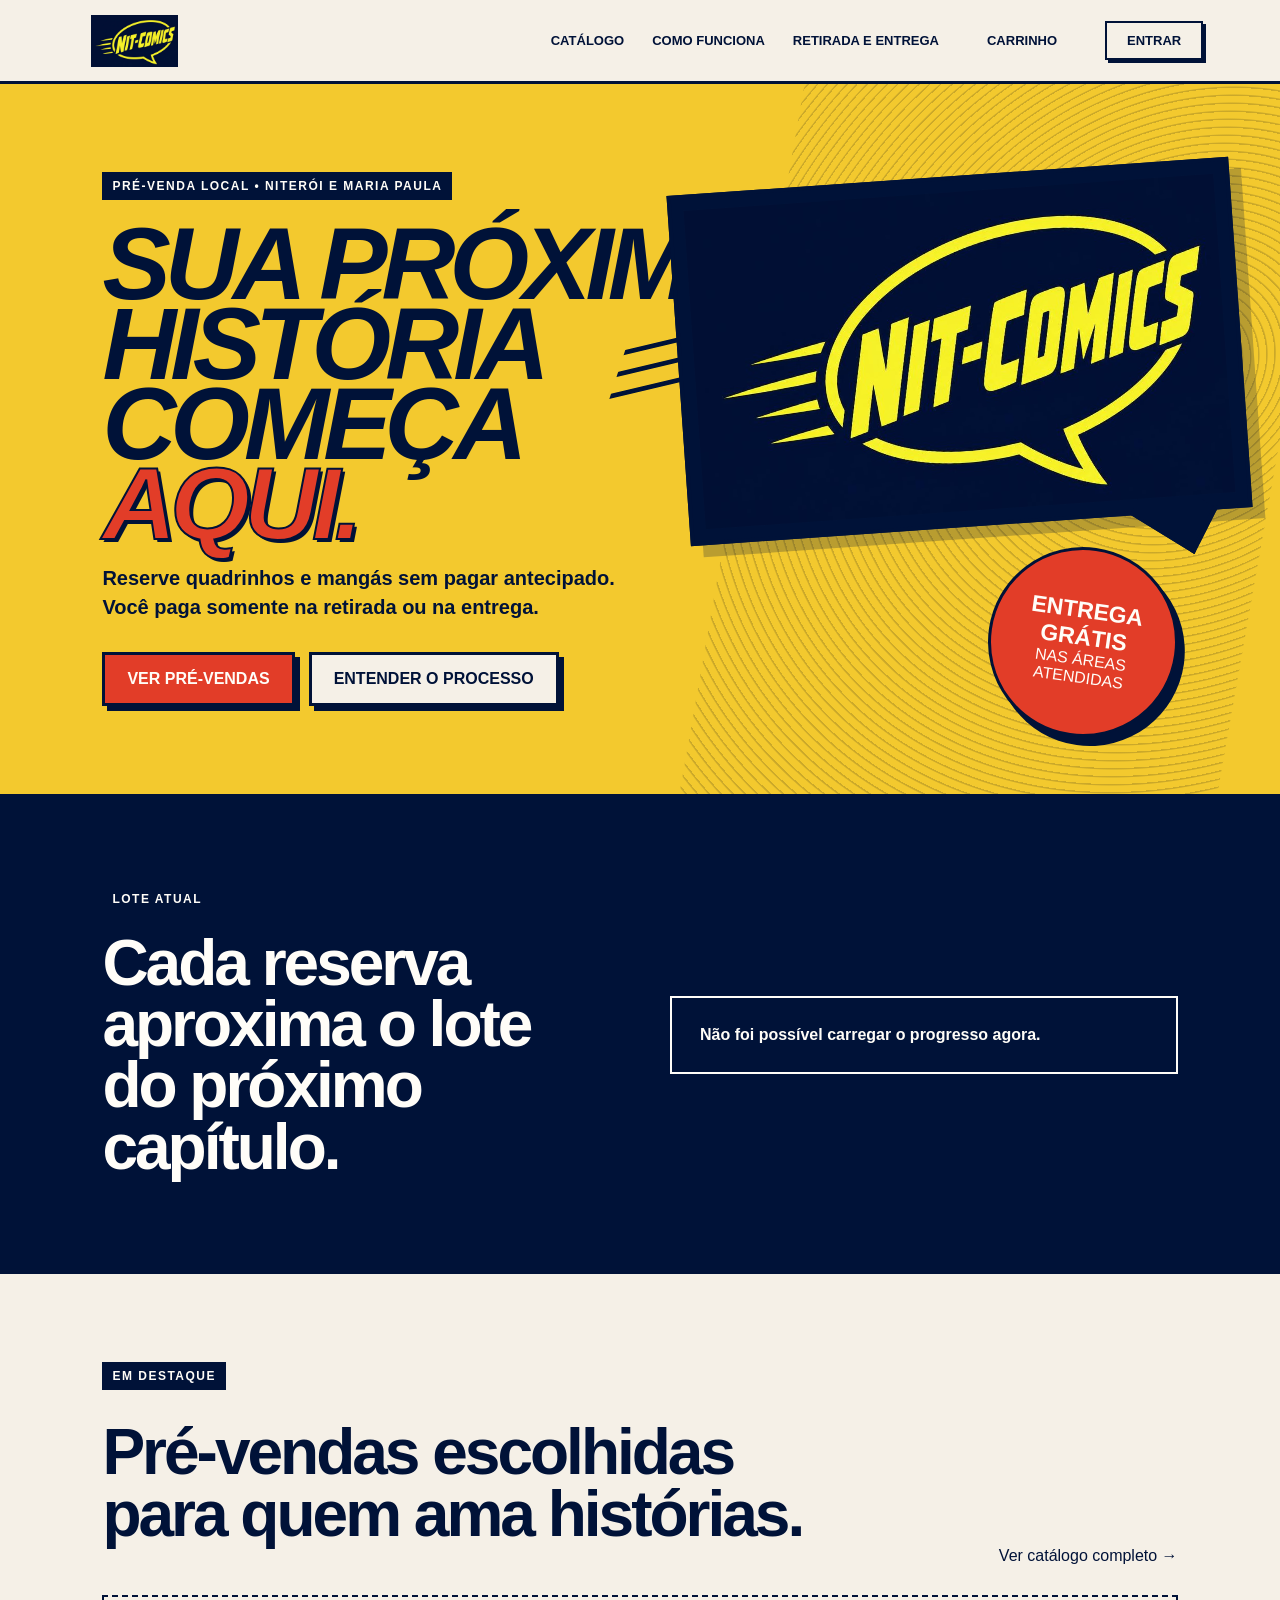
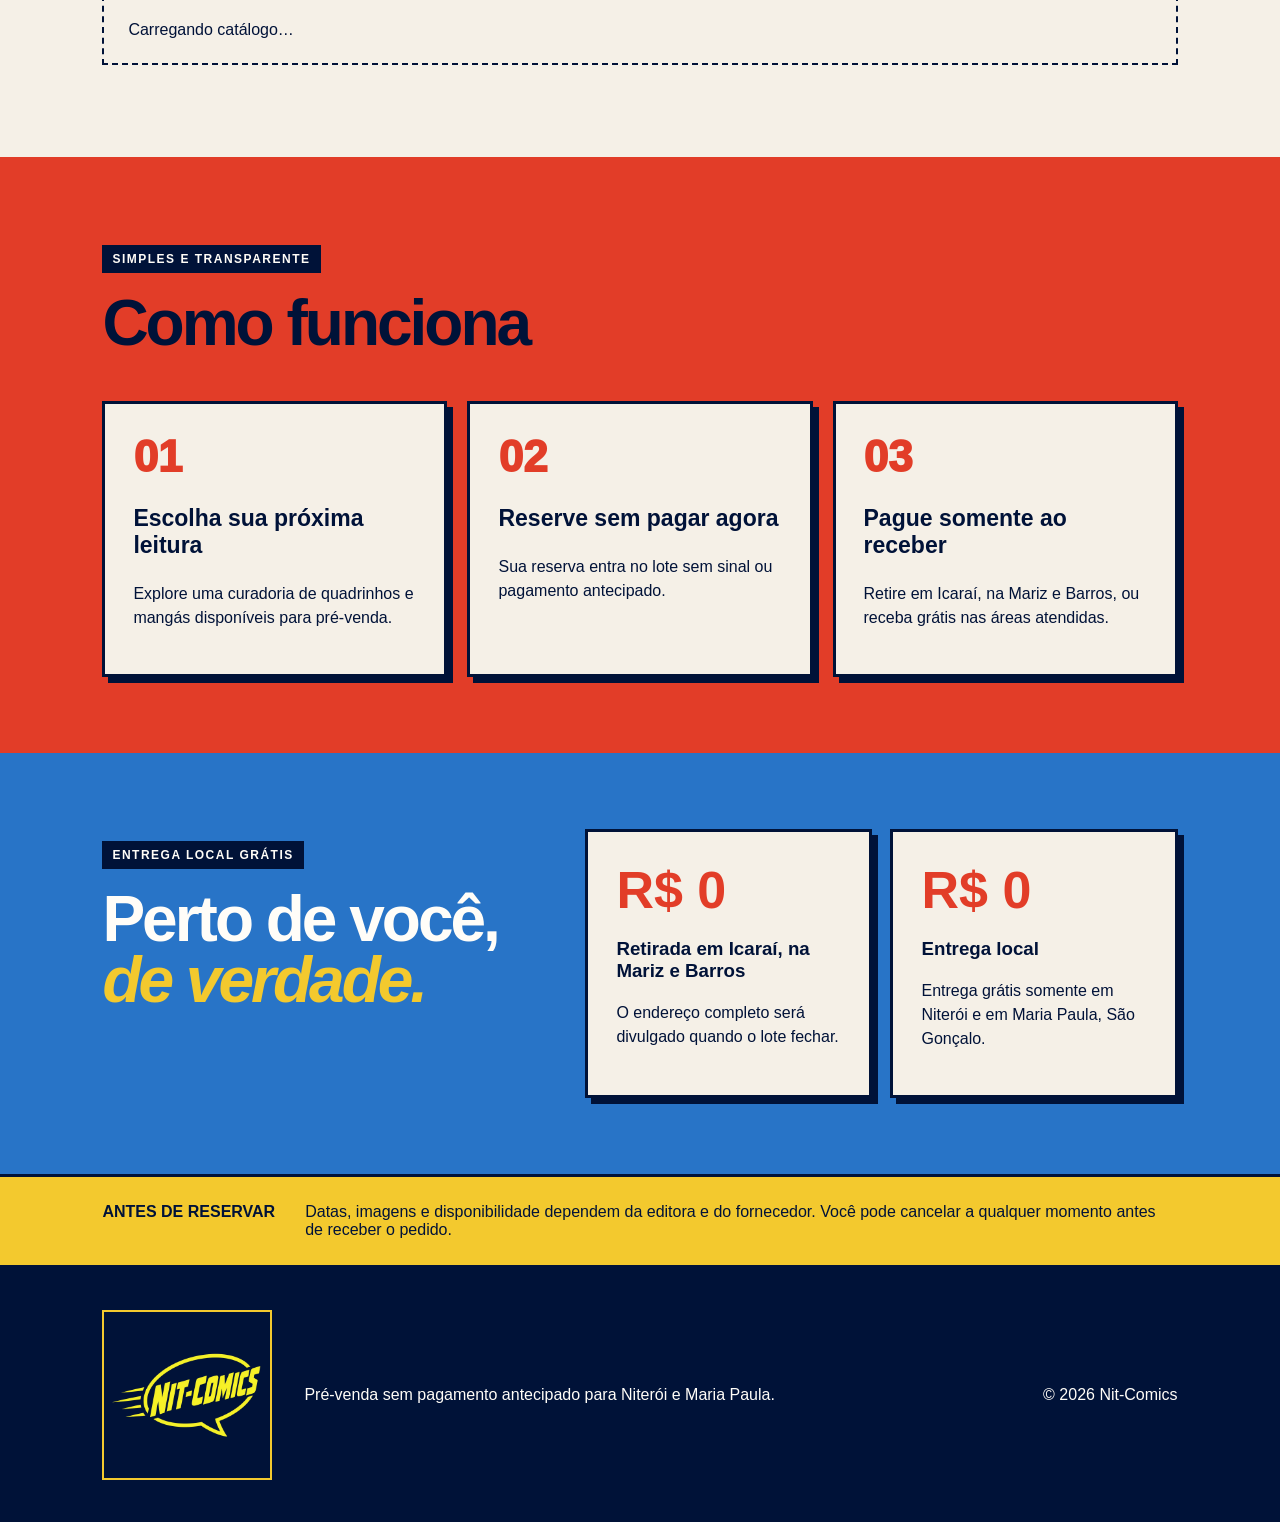
<file: index.html>
<!DOCTYPE html><html lang="pt-BR"><head><meta charSet="utf-8"/><meta name="viewport" content="width=device-width, initial-scale=1"/><link rel="preload" as="image" href="/nit-comics-logo.jpg"/><link rel="preload" as="image" href="/_next/static/media/nit-comics-logo.3v41h-qsph_sq.jpg"/><link rel="stylesheet" href="/_next/static/chunks/0oxv1mt6zklrn.css" data-precedence="next"/><link rel="preload" as="script" fetchPriority="low" href="/_next/static/chunks/2zjueh7t2vecu.js"/><script src="/_next/static/chunks/241i40m5udipu.js" async=""></script><script src="/_next/static/chunks/3pambyh5_fq2e.js" async=""></script><script src="/_next/static/chunks/1upe53-127sm4.js" async=""></script><script src="/_next/static/chunks/27jktro2p5rq9.js" async=""></script><script src="/_next/static/chunks/turbopack-1ah-cn3h57ip7.js" async=""></script><script src="/_next/static/chunks/1338q152l-gdk.js" async=""></script><script src="/_next/static/chunks/44sxce9wc79ga.js" async=""></script><script src="/_next/static/chunks/14mrh2-p_w84d.js" async=""></script><script src="/_next/static/chunks/16174xpp_gjkt.js" async=""></script><title>Nit-Comics | Pré-venda em Niterói e Maria Paula</title><meta name="description" content="Quadrinhos e mangás em pré-venda, sem pagamento antecipado e com entrega grátis em Niterói e Maria Paula."/><link rel="shortcut icon" href="/nit-comics-logo.jpg"/><link rel="icon" href="/nit-comics-logo.jpg"/><link rel="apple-touch-icon" href="/nit-comics-logo.jpg"/><script src="/_next/static/chunks/0cz1d0mv5g_q7.js" noModule=""></script></head><body><div hidden=""><!--$--><!--/$--></div><header class="site-header"><a class="brand" aria-label="Página inicial da Nit-Comics" href="/"><img alt="Nit-Comics" width="1024" height="1024" decoding="async" data-nimg="1" class="brand-logo" style="color:transparent" src="/nit-comics-logo.jpg"/></a><a class="mobile-catalog-link" href="/catalogo/">Catálogo</a><a class="mobile-cart-link" aria-label="Carrinho com 0 item(ns)" href="/checkout/"><svg viewBox="0 0 24 24" aria-hidden="true" focusable="false"><path d="M6 6h15l-1.5 8.5H8L6 6Zm0 0L5.3 3.5H2" fill="none" stroke="currentColor" stroke-width="2" stroke-linecap="round" stroke-linejoin="round"></path><circle cx="9" cy="19" r="1.5" fill="currentColor"></circle><circle cx="17" cy="19" r="1.5" fill="currentColor"></circle></svg></a><nav aria-label="Navegação principal"><a href="/catalogo/">Catálogo</a><a href="/#como-funciona">Como funciona</a><a href="/#entrega">Retirada e entrega</a></nav><a class="cart-link" aria-label="Carrinho com 0 item(ns)" href="/checkout/">Carrinho</a><a class="header-action" href="/login/">…</a></header><main><section class="hero"><div class="eyebrow">PRÉ-VENDA LOCAL • NITERÓI E MARIA PAULA</div><h1>SUA PRÓXIMA<br/>HISTÓRIA COMEÇA<br/><span>AQUI.</span></h1><p class="hero-copy">Reserve quadrinhos e mangás sem pagar antecipado. Você paga somente na retirada ou na entrega.</p><div class="hero-actions"><a class="button primary" href="/catalogo/">Ver pré-vendas</a><a class="button secondary" href="#como-funciona">Entender o processo</a></div><div class="hero-logo-panel" aria-hidden="true"><span class="speed-lines"></span><img alt="" width="1000" height="600" decoding="async" data-nimg="1" style="color:transparent" src="/_next/static/media/nit-comics-logo.3v41h-qsph_sq.jpg"/></div><div class="hero-card" aria-label="Vantagem em destaque"><strong>ENTREGA GRÁTIS</strong><span>NAS ÁREAS ATENDIDAS</span></div></section><section class="progress-section" aria-labelledby="lote-title"><div><p class="section-kicker">LOTE ATUAL</p><h2 id="lote-title">Cada reserva aproxima o lote do próximo capítulo.</h2></div><div class="progress-card" aria-live="polite"><strong>Carregando progresso…</strong></div></section><section class="catalog-preview" id="catalogo"><p class="section-kicker">EM DESTAQUE</p><div class="section-heading"><h2>Pré-vendas escolhidas<br/>para quem ama histórias.</h2><a href="/catalogo/">Ver catálogo completo →</a></div><p class="feedback">Carregando catálogo…</p></section><section class="steps" id="como-funciona"><p class="section-kicker">SIMPLES E TRANSPARENTE</p><h2>Como funciona</h2><div class="step-grid"><article><span>01</span><h3>Escolha sua próxima leitura</h3><p>Explore uma curadoria de quadrinhos e mangás disponíveis para pré-venda.</p></article><article><span>02</span><h3>Reserve sem pagar agora</h3><p>Sua reserva entra no lote sem sinal ou pagamento antecipado.</p></article><article><span>03</span><h3>Pague somente ao receber</h3><p>Retire em Icaraí, na Mariz e Barros, ou receba grátis nas áreas atendidas.</p></article></div></section><section class="local" id="entrega"><div><p class="section-kicker">ENTREGA LOCAL GRÁTIS</p><h2>Perto de você,<br/><em>de verdade.</em></h2></div><div class="local-options"><article><strong>R$ 0</strong><h3>Retirada em Icaraí, na Mariz e Barros</h3><p>O endereço completo será divulgado quando o lote fechar.</p></article><article><strong>R$ 0</strong><h3>Entrega local</h3><p>Entrega grátis somente em Niterói e em Maria Paula, São Gonçalo.</p></article></div></section><section class="notice"><strong>Antes de reservar</strong><p>Datas, imagens e disponibilidade dependem da editora e do fornecedor. Você pode cancelar a qualquer momento antes de receber o pedido.</p></section><!--$--><!--/$--></main><footer class="site-footer"><img alt="Nit-Comics" loading="lazy" width="1024" height="1024" decoding="async" data-nimg="1" class="footer-logo" style="color:transparent" src="/_next/static/media/nit-comics-logo.215bwmyagdbvr.png"/><p>Pré-venda sem pagamento antecipado para Niterói e Maria Paula.</p><p>© <!-- -->2026<!-- --> Nit-Comics</p></footer><script src="/_next/static/chunks/2zjueh7t2vecu.js" id="_R_" async=""></script><script>(self.__next_f=self.__next_f||[]).push([0])</script><script>self.__next_f.push([1,"1:\"$Sreact.fragment\"\n2:I[83009,[\"/_next/static/chunks/1338q152l-gdk.js\",\"/_next/static/chunks/44sxce9wc79ga.js\",\"/_next/static/chunks/14mrh2-p_w84d.js\"],\"AuthProvider\"]\n3:I[68943,[\"/_next/static/chunks/1338q152l-gdk.js\",\"/_next/static/chunks/44sxce9wc79ga.js\",\"/_next/static/chunks/14mrh2-p_w84d.js\"],\"CartProvider\"]\n4:I[83792,[\"/_next/static/chunks/1338q152l-gdk.js\",\"/_next/static/chunks/44sxce9wc79ga.js\",\"/_next/static/chunks/14mrh2-p_w84d.js\"],\"SiteHeader\"]\n5:I[39756,[\"/_next/static/chunks/1338q152l-gdk.js\",\"/_next/static/chunks/44sxce9wc79ga.js\",\"/_next/static/chunks/14mrh2-p_w84d.js\"],\"default\"]\n6:I[37457,[\"/_next/static/chunks/1338q152l-gdk.js\",\"/_next/static/chunks/44sxce9wc79ga.js\",\"/_next/static/chunks/14mrh2-p_w84d.js\"],\"default\"]\n7:I[5500,[\"/_next/static/chunks/1338q152l-gdk.js\",\"/_next/static/chunks/44sxce9wc79ga.js\",\"/_next/static/chunks/14mrh2-p_w84d.js\",\"/_next/static/chunks/16174xpp_gjkt.js\"],\"Image\"]\n8:I[22016,[\"/_next/static/chunks/1338q152l-gdk.js\",\"/_next/static/chunks/44sxce9wc79ga.js\",\"/_next/static/chunks/14mrh2-p_w84d.js\",\"/_next/static/chunks/16174xpp_gjkt.js\"],\"\"]\n12:I[68027,[\"/_next/static/chunks/1338q152l-gdk.js\",\"/_next/static/chunks/44sxce9wc79ga.js\",\"/_next/static/chunks/14mrh2-p_w84d.js\"],\"default\",1]\n:HL[\"/_next/static/chunks/0oxv1mt6zklrn.css\",\"style\"]\n"])</script><script>self.__next_f.push([1,"0:{\"P\":null,\"c\":[\"\",\"\"],\"q\":\"\",\"i\":false,\"f\":[[[\"\",{\"children\":[\"__PAGE__\",{}]},\"$undefined\",\"$undefined\",16],[[\"$\",\"$1\",\"c\",{\"children\":[[[\"$\",\"link\",\"0\",{\"rel\":\"stylesheet\",\"href\":\"/_next/static/chunks/0oxv1mt6zklrn.css\",\"precedence\":\"next\",\"crossOrigin\":\"$undefined\",\"nonce\":\"$undefined\"}],[\"$\",\"script\",\"script-0\",{\"src\":\"/_next/static/chunks/1338q152l-gdk.js\",\"async\":true,\"nonce\":\"$undefined\"}],[\"$\",\"script\",\"script-1\",{\"src\":\"/_next/static/chunks/44sxce9wc79ga.js\",\"async\":true,\"nonce\":\"$undefined\"}],[\"$\",\"script\",\"script-2\",{\"src\":\"/_next/static/chunks/14mrh2-p_w84d.js\",\"async\":true,\"nonce\":\"$undefined\"}]],[\"$\",\"html\",null,{\"lang\":\"pt-BR\",\"children\":[\"$\",\"body\",null,{\"children\":[[\"$\",\"$L2\",null,{\"children\":[\"$\",\"$L3\",null,{\"children\":[[\"$\",\"$L4\",null,{}],[\"$\",\"main\",null,{\"children\":[\"$\",\"$L5\",null,{\"parallelRouterKey\":\"children\",\"error\":\"$undefined\",\"errorStyles\":\"$undefined\",\"errorScripts\":\"$undefined\",\"template\":[\"$\",\"$L6\",null,{}],\"templateStyles\":\"$undefined\",\"templateScripts\":\"$undefined\",\"notFound\":[[[\"$\",\"title\",null,{\"children\":\"404: This page could not be found.\"}],[\"$\",\"div\",null,{\"style\":{\"fontFamily\":\"system-ui,\\\"Segoe UI\\\",Roboto,Helvetica,Arial,sans-serif,\\\"Apple Color Emoji\\\",\\\"Segoe UI Emoji\\\"\",\"height\":\"100vh\",\"textAlign\":\"center\",\"display\":\"flex\",\"flexDirection\":\"column\",\"alignItems\":\"center\",\"justifyContent\":\"center\"},\"children\":[\"$\",\"div\",null,{\"children\":[[\"$\",\"style\",null,{\"dangerouslySetInnerHTML\":{\"__html\":\"body{color:#000;background:#fff;margin:0}.next-error-h1{border-right:1px solid rgba(0,0,0,.3)}@media (prefers-color-scheme:dark){body{color:#fff;background:#000}.next-error-h1{border-right:1px solid rgba(255,255,255,.3)}}\"}}],[\"$\",\"h1\",null,{\"className\":\"next-error-h1\",\"style\":{\"display\":\"inline-block\",\"margin\":\"0 20px 0 0\",\"padding\":\"0 23px 0 0\",\"fontSize\":24,\"fontWeight\":500,\"verticalAlign\":\"top\",\"lineHeight\":\"49px\"},\"children\":404}],[\"$\",\"div\",null,{\"style\":{\"display\":\"inline-block\"},\"children\":[\"$\",\"h2\",null,{\"style\":{\"fontSize\":14,\"fontWeight\":400,\"lineHeight\":\"49px\",\"margin\":0},\"children\":\"This page could not be found.\"}]}]]}]}]],[]],\"forbidden\":\"$undefined\",\"unauthorized\":\"$undefined\"}]}]]}]}],[\"$\",\"footer\",null,{\"className\":\"site-footer\",\"children\":[[\"$\",\"$L7\",null,{\"className\":\"footer-logo\",\"src\":{\"src\":\"/_next/static/media/nit-comics-logo.215bwmyagdbvr.png\",\"width\":1024,\"height\":1024,\"blurWidth\":8,\"blurHeight\":8,\"blurDataURL\":\"[data-uri]\"},\"alt\":\"Nit-Comics\"}],[\"$\",\"p\",null,{\"children\":\"Pré-venda sem pagamento antecipado para Niterói e Maria Paula.\"}],[\"$\",\"p\",null,{\"children\":[\"© \",2026,\" Nit-Comics\"]}]]}]]}]}]]}],{\"children\":[[\"$\",\"$1\",\"c\",{\"children\":[[[\"$\",\"section\",null,{\"className\":\"hero\",\"children\":[[\"$\",\"div\",null,{\"className\":\"eyebrow\",\"children\":\"PRÉ-VENDA LOCAL • NITERÓI E MARIA PAULA\"}],[\"$\",\"h1\",null,{\"children\":[\"SUA PRÓXIMA\",[\"$\",\"br\",null,{}],\"HISTÓRIA COMEÇA\",[\"$\",\"br\",null,{}],[\"$\",\"span\",null,{\"children\":\"AQUI.\"}]]}],[\"$\",\"p\",null,{\"className\":\"hero-copy\",\"children\":\"Reserve quadrinhos e mangás sem pagar antecipado. Você paga somente na retirada ou na entrega.\"}],[\"$\",\"div\",null,{\"className\":\"hero-actions\",\"children\":[[\"$\",\"$L8\",null,{\"className\":\"button primary\",\"href\":\"/catalogo/\",\"children\":\"Ver pré-vendas\"}],[\"$\",\"a\",null,{\"className\":\"button secondary\",\"href\":\"#como-funciona\",\"children\":\"Entender o processo\"}]]}],[\"$\",\"div\",null,{\"className\":\"hero-logo-panel\",\"aria-hidden\":\"true\",\"children\":[[\"$\",\"span\",null,{\"className\":\"speed-lines\"}],[\"$\",\"$L7\",null,{\"src\":{\"src\":\"/_next/static/media/nit-comics-logo.3v41h-qsph_sq.jpg\",\"width\":1000,\"height\":600,\"blurWidth\":8,\"blurHeight\":5,\"blurDataURL\":\"[data-uri]\"},\"alt\":\"\",\"priority\":true}]]}],\"$L9\"]}],\"$La\",\"$Lb\",\"$Lc\",\"$Ld\",\"$Le\"],[\"$Lf\"],\"$L10\"]}],{},null,false,null]},null,false,null],\"$L11\",false]],\"m\":\"$undefined\",\"G\":[\"$12\",[\"$L13\"]],\"S\":true,\"h\":null,\"s\":\"$undefined\",\"l\":\"$undefined\",\"p\":\"$undefined\",\"d\":\"$undefined\",\"b\":\"1OPTpQeQq8cxJeIq_DFwF\"}\n"])</script><script>self.__next_f.push([1,"14:I[45912,[\"/_next/static/chunks/1338q152l-gdk.js\",\"/_next/static/chunks/44sxce9wc79ga.js\",\"/_next/static/chunks/14mrh2-p_w84d.js\",\"/_next/static/chunks/16174xpp_gjkt.js\"],\"BatchProgressCard\"]\n15:I[68031,[\"/_next/static/chunks/1338q152l-gdk.js\",\"/_next/static/chunks/44sxce9wc79ga.js\",\"/_next/static/chunks/14mrh2-p_w84d.js\",\"/_next/static/chunks/16174xpp_gjkt.js\"],\"ProductGrid\"]\n16:I[97367,[\"/_next/static/chunks/1338q152l-gdk.js\",\"/_next/static/chunks/44sxce9wc79ga.js\",\"/_next/static/chunks/14mrh2-p_w84d.js\"],\"OutletBoundary\"]\n17:\"$Sreact.suspense\"\n19:I[97367,[\"/_next/static/chunks/1338q152l-gdk.js\",\"/_next/static/chunks/44sxce9wc79ga.js\",\"/_next/static/chunks/14mrh2-p_w84d.js\"],\"ViewportBoundary\"]\n1b:I[97367,[\"/_next/static/chunks/1338q152l-gdk.js\",\"/_next/static/chunks/44sxce9wc79ga.js\",\"/_next/static/chunks/14mrh2-p_w84d.js\"],\"MetadataBoundary\"]\n9:[\"$\",\"div\",null,{\"className\":\"hero-card\",\"aria-label\":\"Vantagem em destaque\",\"children\":[[\"$\",\"strong\",null,{\"children\":\"ENTREGA GRÁTIS\"}],[\"$\",\"span\",null,{\"children\":\"NAS ÁREAS ATENDIDAS\"}]]}]\na:[\"$\",\"section\",null,{\"className\":\"progress-section\",\"aria-labelledby\":\"lote-title\",\"children\":[[\"$\",\"div\",null,{\"children\":[[\"$\",\"p\",null,{\"className\":\"section-kicker\",\"children\":\"LOTE ATUAL\"}],[\"$\",\"h2\",null,{\"id\":\"lote-title\",\"children\":\"Cada reserva aproxima o lote do próximo capítulo.\"}]]}],[\"$\",\"$L14\",null,{}]]}]\nb:[\"$\",\"section\",null,{\"className\":\"catalog-preview\",\"id\":\"catalogo\",\"children\":[[\"$\",\"p\",null,{\"className\":\"section-kicker\",\"children\":\"EM DESTAQUE\"}],[\"$\",\"div\",null,{\"className\":\"section-heading\",\"children\":[[\"$\",\"h2\",null,{\"children\":[\"Pré-vendas escolhidas\",[\"$\",\"br\",null,{}],\"para quem ama histórias.\"]}],[\"$\",\"$L8\",null,{\"href\":\"/catalogo/\",\"children\":\"Ver catálogo completo →\"}]]}],[\"$\",\"$L15\",null,{\"featuredOnly\":true}]]}]\nc:[\"$\",\"section\",null,{\"className\":\"steps\",\"id\":\"como-funciona\",\"children\":[[\"$\",\"p\",null,{\"className\":\"section-kicker\",\"children\":\"SIMPLES E TRANSPARENTE\"}],[\"$\",\"h2\",null,{\"children\":\"Como funciona\"}],[\"$\",\"div\",null,{\"className\":\"step-grid\",\"children\":[[\"$\",\"article\",\"01\",{\"children\":[[\"$\",\"span\",null,{\"children\":\"01\"}],[\"$\",\"h3\",null,{\"children\":\"Escolha sua próxima leitura\"}],[\"$\",\"p\",null,{\"children\":\"Explore uma curadoria de quadrinhos e mangás disponíveis para pré-venda.\"}]]}],[\"$\",\"article\",\"02\",{\"children\":[[\"$\",\"span\",null,{\"children\":\"02\"}],[\"$\",\"h3\",null,{\"children\":\"Reserve sem pagar agora\"}],[\"$\",\"p\",null,{\"children\":\"Sua reserva entra no lote sem sinal ou pagamento antecipado.\"}]]}],[\"$\",\"article\",\"03\",{\"children\":[[\"$\",\"span\",null,{\"children\":\"03\"}],[\"$\",\"h3\",null,{\"children\":\"Pague somente ao receber\"}],[\"$\",\"p\",null,{\"children\":\"Retire em Icaraí, na Mariz e Barros, ou receba grátis nas áreas atendidas.\"}]]}]]}]]}]\nd:[\"$\",\"section\",null,{\"className\":\"local\",\"id\":\"entrega\",\"children\":[[\"$\",\"div\",null,{\"children\":[[\"$\",\"p\",null,{\"className\":\"section-kicker\",\"children\":\"ENTREGA LOCAL GRÁTIS\"}],[\"$\",\"h2\",null,{\"children\":[\"Perto de você,\",[\"$\",\"br\",null,{}],[\"$\",\"em\",null,{\"children\":\"de verdade.\"}]]}]]}],[\"$\",\"div\",null,{\"className\":\"local-options\",\"children\":[[\"$\",\"article\",null,{\"children\":[[\"$\",\"strong\",null,{\"children\":\"R$ 0\"}],[\"$\",\"h3\",null,{\"children\":\"Retirada em Icaraí, na Mariz e Barros\"}],[\"$\",\"p\",null,{\"children\":\"O endereço completo será divulgado quando o lote fechar.\"}]]}],[\"$\",\"article\",null,{\"children\":[[\"$\",\"strong\",null,{\"children\":\"R$ 0\"}],[\"$\",\"h3\",null,{\"children\":\"Entrega local\"}],[\"$\",\"p\",null,{\"children\":\"Entrega grátis somente em Niterói e em Maria Paula, São Gonçalo.\"}]]}]]}]]}]\ne:[\"$\",\"section\",null,{\"className\":\"notice\",\"children\":[[\"$\",\"strong\",null,{\"children\":\"Antes de reservar\"}],[\"$\",\"p\",null,{\"children\":\"Datas, imagens e disponibilidade dependem da editora e do fornecedor. Você pode cancelar a qualquer momento antes de receber o pedido.\"}]]}]\nf:[\"$\",\"script\",\"script-0\",{\"src\":\"/_next/static/chunks/16174xpp_gjkt.js\",\"async\":true,\"nonce\":\"$undefined\"}]\n10:[\"$\",\"$L16\",null,{\"children\":[\"$\",\"$17\",null,{\"name\":\"Next.MetadataOutlet\",\"children\":\"$@18\"}]}]\n11:[\"$\",\"$1\",\"h\",{\""])</script><script>self.__next_f.push([1,"children\":[null,[\"$\",\"$L19\",null,{\"children\":\"$L1a\"}],[\"$\",\"div\",null,{\"hidden\":true,\"children\":[\"$\",\"$L1b\",null,{\"children\":[\"$\",\"$17\",null,{\"name\":\"Next.Metadata\",\"children\":\"$L1c\"}]}]}],null]}]\n13:[\"$\",\"link\",\"0\",{\"rel\":\"stylesheet\",\"href\":\"/_next/static/chunks/0oxv1mt6zklrn.css\",\"precedence\":\"next\",\"crossOrigin\":\"$undefined\",\"nonce\":\"$undefined\"}]\n"])</script><script>self.__next_f.push([1,"1a:[[\"$\",\"meta\",\"0\",{\"charSet\":\"utf-8\"}],[\"$\",\"meta\",\"1\",{\"name\":\"viewport\",\"content\":\"width=device-width, initial-scale=1\"}]]\n"])</script><script>self.__next_f.push([1,"1d:I[27201,[\"/_next/static/chunks/1338q152l-gdk.js\",\"/_next/static/chunks/44sxce9wc79ga.js\",\"/_next/static/chunks/14mrh2-p_w84d.js\"],\"IconMark\"]\n18:null\n1c:[[\"$\",\"title\",\"0\",{\"children\":\"Nit-Comics | Pré-venda em Niterói e Maria Paula\"}],[\"$\",\"meta\",\"1\",{\"name\":\"description\",\"content\":\"Quadrinhos e mangás em pré-venda, sem pagamento antecipado e com entrega grátis em Niterói e Maria Paula.\"}],[\"$\",\"link\",\"2\",{\"rel\":\"shortcut icon\",\"href\":\"/nit-comics-logo.jpg\"}],[\"$\",\"link\",\"3\",{\"rel\":\"icon\",\"href\":\"/nit-comics-logo.jpg\"}],[\"$\",\"link\",\"4\",{\"rel\":\"apple-touch-icon\",\"href\":\"/nit-comics-logo.jpg\"}],[\"$\",\"$L1d\",\"5\",{}]]\n"])</script></body></html>
</file>
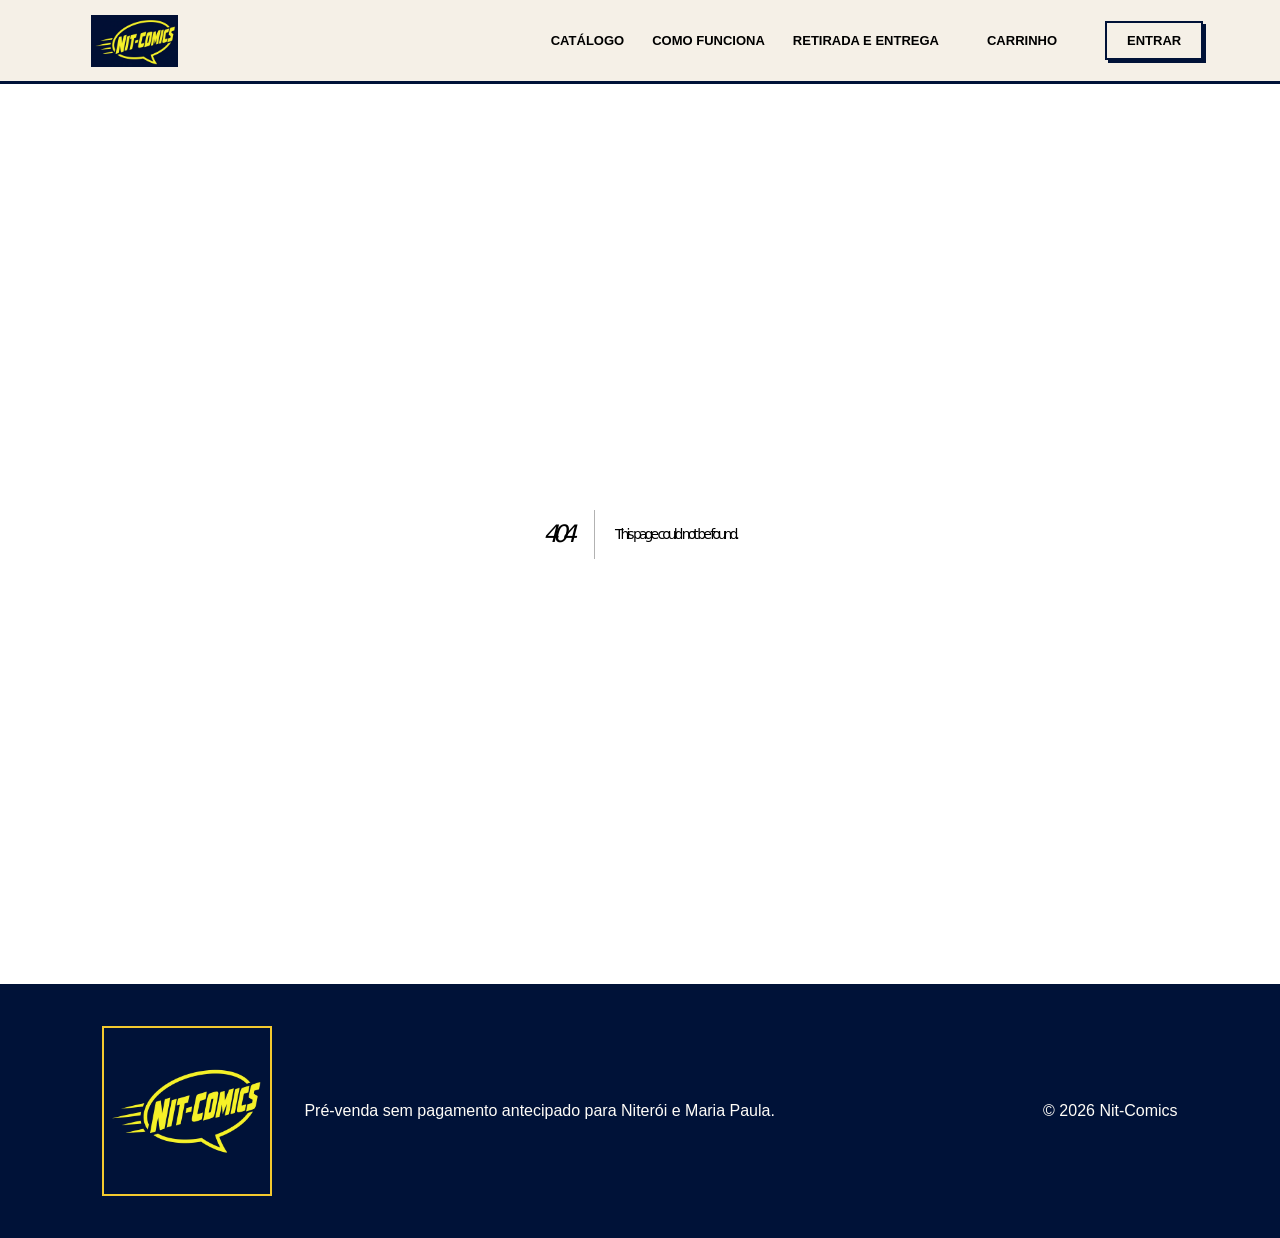
<file: 404/index.html>
<!DOCTYPE html><html lang="pt-BR"><head><meta charSet="utf-8"/><meta name="viewport" content="width=device-width, initial-scale=1"/><link rel="preload" as="image" href="/nit-comics-logo.jpg"/><link rel="stylesheet" href="/_next/static/chunks/0oxv1mt6zklrn.css" data-precedence="next"/><link rel="preload" as="script" fetchPriority="low" href="/_next/static/chunks/2zjueh7t2vecu.js"/><script src="/_next/static/chunks/241i40m5udipu.js" async=""></script><script src="/_next/static/chunks/3pambyh5_fq2e.js" async=""></script><script src="/_next/static/chunks/1upe53-127sm4.js" async=""></script><script src="/_next/static/chunks/27jktro2p5rq9.js" async=""></script><script src="/_next/static/chunks/turbopack-1ah-cn3h57ip7.js" async=""></script><script src="/_next/static/chunks/1338q152l-gdk.js" async=""></script><script src="/_next/static/chunks/44sxce9wc79ga.js" async=""></script><script src="/_next/static/chunks/14mrh2-p_w84d.js" async=""></script><meta name="robots" content="noindex"/><title>404: This page could not be found.</title><title>Nit-Comics | Pré-venda em Niterói e Maria Paula</title><meta name="description" content="Quadrinhos e mangás em pré-venda, sem pagamento antecipado e com entrega grátis em Niterói e Maria Paula."/><link rel="shortcut icon" href="/nit-comics-logo.jpg"/><link rel="icon" href="/nit-comics-logo.jpg"/><link rel="apple-touch-icon" href="/nit-comics-logo.jpg"/><script src="/_next/static/chunks/0cz1d0mv5g_q7.js" noModule=""></script></head><body><div hidden=""><!--$--><!--/$--></div><header class="site-header"><a class="brand" aria-label="Página inicial da Nit-Comics" href="/"><img alt="Nit-Comics" width="1024" height="1024" decoding="async" data-nimg="1" class="brand-logo" style="color:transparent" src="/nit-comics-logo.jpg"/></a><a class="mobile-catalog-link" href="/catalogo/">Catálogo</a><a class="mobile-cart-link" aria-label="Carrinho com 0 item(ns)" href="/checkout/"><svg viewBox="0 0 24 24" aria-hidden="true" focusable="false"><path d="M6 6h15l-1.5 8.5H8L6 6Zm0 0L5.3 3.5H2" fill="none" stroke="currentColor" stroke-width="2" stroke-linecap="round" stroke-linejoin="round"></path><circle cx="9" cy="19" r="1.5" fill="currentColor"></circle><circle cx="17" cy="19" r="1.5" fill="currentColor"></circle></svg></a><nav aria-label="Navegação principal"><a href="/catalogo/">Catálogo</a><a href="/#como-funciona">Como funciona</a><a href="/#entrega">Retirada e entrega</a></nav><a class="cart-link" aria-label="Carrinho com 0 item(ns)" href="/checkout/">Carrinho</a><a class="header-action" href="/login/">…</a></header><main><div style="font-family:system-ui,&quot;Segoe UI&quot;,Roboto,Helvetica,Arial,sans-serif,&quot;Apple Color Emoji&quot;,&quot;Segoe UI Emoji&quot;;height:100vh;text-align:center;display:flex;flex-direction:column;align-items:center;justify-content:center"><div><style>body{color:#000;background:#fff;margin:0}.next-error-h1{border-right:1px solid rgba(0,0,0,.3)}@media (prefers-color-scheme:dark){body{color:#fff;background:#000}.next-error-h1{border-right:1px solid rgba(255,255,255,.3)}}</style><h1 class="next-error-h1" style="display:inline-block;margin:0 20px 0 0;padding:0 23px 0 0;font-size:24px;font-weight:500;vertical-align:top;line-height:49px">404</h1><div style="display:inline-block"><h2 style="font-size:14px;font-weight:400;line-height:49px;margin:0">This page could not be found.</h2></div></div></div><!--$--><!--/$--></main><footer class="site-footer"><img alt="Nit-Comics" loading="lazy" width="1024" height="1024" decoding="async" data-nimg="1" class="footer-logo" style="color:transparent" src="/_next/static/media/nit-comics-logo.215bwmyagdbvr.png"/><p>Pré-venda sem pagamento antecipado para Niterói e Maria Paula.</p><p>© <!-- -->2026<!-- --> Nit-Comics</p></footer><script src="/_next/static/chunks/2zjueh7t2vecu.js" id="_R_" async=""></script><script>(self.__next_f=self.__next_f||[]).push([0])</script><script>self.__next_f.push([1,"1:\"$Sreact.fragment\"\n2:I[83009,[\"/_next/static/chunks/1338q152l-gdk.js\",\"/_next/static/chunks/44sxce9wc79ga.js\",\"/_next/static/chunks/14mrh2-p_w84d.js\"],\"AuthProvider\"]\n3:I[68943,[\"/_next/static/chunks/1338q152l-gdk.js\",\"/_next/static/chunks/44sxce9wc79ga.js\",\"/_next/static/chunks/14mrh2-p_w84d.js\"],\"CartProvider\"]\n4:I[83792,[\"/_next/static/chunks/1338q152l-gdk.js\",\"/_next/static/chunks/44sxce9wc79ga.js\",\"/_next/static/chunks/14mrh2-p_w84d.js\"],\"SiteHeader\"]\n5:I[39756,[\"/_next/static/chunks/1338q152l-gdk.js\",\"/_next/static/chunks/44sxce9wc79ga.js\",\"/_next/static/chunks/14mrh2-p_w84d.js\"],\"default\"]\n6:I[37457,[\"/_next/static/chunks/1338q152l-gdk.js\",\"/_next/static/chunks/44sxce9wc79ga.js\",\"/_next/static/chunks/14mrh2-p_w84d.js\"],\"default\"]\n7:I[5500,[\"/_next/static/chunks/1338q152l-gdk.js\",\"/_next/static/chunks/44sxce9wc79ga.js\",\"/_next/static/chunks/14mrh2-p_w84d.js\"],\"Image\"]\n8:I[97367,[\"/_next/static/chunks/1338q152l-gdk.js\",\"/_next/static/chunks/44sxce9wc79ga.js\",\"/_next/static/chunks/14mrh2-p_w84d.js\"],\"OutletBoundary\"]\n9:\"$Sreact.suspense\"\nc:I[97367,[\"/_next/static/chunks/1338q152l-gdk.js\",\"/_next/static/chunks/44sxce9wc79ga.js\",\"/_next/static/chunks/14mrh2-p_w84d.js\"],\"ViewportBoundary\"]\ne:I[97367,[\"/_next/static/chunks/1338q152l-gdk.js\",\"/_next/static/chunks/44sxce9wc79ga.js\",\"/_next/static/chunks/14mrh2-p_w84d.js\"],\"MetadataBoundary\"]\n10:I[68027,[\"/_next/static/chunks/1338q152l-gdk.js\",\"/_next/static/chunks/44sxce9wc79ga.js\",\"/_next/static/chunks/14mrh2-p_w84d.js\"],\"default\",1]\n:HL[\"/_next/static/chunks/0oxv1mt6zklrn.css\",\"style\"]\n"])</script><script>self.__next_f.push([1,"0:{\"P\":null,\"c\":[\"\",\"_not-found\",\"\"],\"q\":\"\",\"i\":false,\"f\":[[[\"\",{\"children\":[\"/_not-found\",{\"children\":[\"__PAGE__\",{}]}]},\"$undefined\",\"$undefined\",16],[[\"$\",\"$1\",\"c\",{\"children\":[[[\"$\",\"link\",\"0\",{\"rel\":\"stylesheet\",\"href\":\"/_next/static/chunks/0oxv1mt6zklrn.css\",\"precedence\":\"next\",\"crossOrigin\":\"$undefined\",\"nonce\":\"$undefined\"}],[\"$\",\"script\",\"script-0\",{\"src\":\"/_next/static/chunks/1338q152l-gdk.js\",\"async\":true,\"nonce\":\"$undefined\"}],[\"$\",\"script\",\"script-1\",{\"src\":\"/_next/static/chunks/44sxce9wc79ga.js\",\"async\":true,\"nonce\":\"$undefined\"}],[\"$\",\"script\",\"script-2\",{\"src\":\"/_next/static/chunks/14mrh2-p_w84d.js\",\"async\":true,\"nonce\":\"$undefined\"}]],[\"$\",\"html\",null,{\"lang\":\"pt-BR\",\"children\":[\"$\",\"body\",null,{\"children\":[[\"$\",\"$L2\",null,{\"children\":[\"$\",\"$L3\",null,{\"children\":[[\"$\",\"$L4\",null,{}],[\"$\",\"main\",null,{\"children\":[\"$\",\"$L5\",null,{\"parallelRouterKey\":\"children\",\"error\":\"$undefined\",\"errorStyles\":\"$undefined\",\"errorScripts\":\"$undefined\",\"template\":[\"$\",\"$L6\",null,{}],\"templateStyles\":\"$undefined\",\"templateScripts\":\"$undefined\",\"notFound\":[[[\"$\",\"title\",null,{\"children\":\"404: This page could not be found.\"}],[\"$\",\"div\",null,{\"style\":{\"fontFamily\":\"system-ui,\\\"Segoe UI\\\",Roboto,Helvetica,Arial,sans-serif,\\\"Apple Color Emoji\\\",\\\"Segoe UI Emoji\\\"\",\"height\":\"100vh\",\"textAlign\":\"center\",\"display\":\"flex\",\"flexDirection\":\"column\",\"alignItems\":\"center\",\"justifyContent\":\"center\"},\"children\":[\"$\",\"div\",null,{\"children\":[[\"$\",\"style\",null,{\"dangerouslySetInnerHTML\":{\"__html\":\"body{color:#000;background:#fff;margin:0}.next-error-h1{border-right:1px solid rgba(0,0,0,.3)}@media (prefers-color-scheme:dark){body{color:#fff;background:#000}.next-error-h1{border-right:1px solid rgba(255,255,255,.3)}}\"}}],[\"$\",\"h1\",null,{\"className\":\"next-error-h1\",\"style\":{\"display\":\"inline-block\",\"margin\":\"0 20px 0 0\",\"padding\":\"0 23px 0 0\",\"fontSize\":24,\"fontWeight\":500,\"verticalAlign\":\"top\",\"lineHeight\":\"49px\"},\"children\":404}],[\"$\",\"div\",null,{\"style\":{\"display\":\"inline-block\"},\"children\":[\"$\",\"h2\",null,{\"style\":{\"fontSize\":14,\"fontWeight\":400,\"lineHeight\":\"49px\",\"margin\":0},\"children\":\"This page could not be found.\"}]}]]}]}]],[]],\"forbidden\":\"$undefined\",\"unauthorized\":\"$undefined\"}]}]]}]}],[\"$\",\"footer\",null,{\"className\":\"site-footer\",\"children\":[[\"$\",\"$L7\",null,{\"className\":\"footer-logo\",\"src\":{\"src\":\"/_next/static/media/nit-comics-logo.215bwmyagdbvr.png\",\"width\":1024,\"height\":1024,\"blurWidth\":8,\"blurHeight\":8,\"blurDataURL\":\"[data-uri]\"},\"alt\":\"Nit-Comics\"}],[\"$\",\"p\",null,{\"children\":\"Pré-venda sem pagamento antecipado para Niterói e Maria Paula.\"}],[\"$\",\"p\",null,{\"children\":[\"© \",2026,\" Nit-Comics\"]}]]}]]}]}]]}],{\"children\":[[\"$\",\"$1\",\"c\",{\"children\":[null,[\"$\",\"$L5\",null,{\"parallelRouterKey\":\"children\",\"error\":\"$undefined\",\"errorStyles\":\"$undefined\",\"errorScripts\":\"$undefined\",\"template\":[\"$\",\"$L6\",null,{}],\"templateStyles\":\"$undefined\",\"templateScripts\":\"$undefined\",\"notFound\":\"$undefined\",\"forbidden\":\"$undefined\",\"unauthorized\":\"$undefined\"}]]}],{\"children\":[[\"$\",\"$1\",\"c\",{\"children\":[[[\"$\",\"title\",null,{\"children\":\"404: This page could not be found.\"}],[\"$\",\"div\",null,{\"style\":\"$0:f:0:1:0:props:children:1:props:children:props:children:0:props:children:props:children:1:props:children:props:notFound:0:1:props:style\",\"children\":[\"$\",\"div\",null,{\"children\":[[\"$\",\"style\",null,{\"dangerouslySetInnerHTML\":{\"__html\":\"body{color:#000;background:#fff;margin:0}.next-error-h1{border-right:1px solid rgba(0,0,0,.3)}@media (prefers-color-scheme:dark){body{color:#fff;background:#000}.next-error-h1{border-right:1px solid rgba(255,255,255,.3)}}\"}}],[\"$\",\"h1\",null,{\"className\":\"next-error-h1\",\"style\":\"$0:f:0:1:0:props:children:1:props:children:props:children:0:props:children:props:children:1:props:children:props:notFound:0:1:props:children:props:children:1:props:style\",\"children\":404}],[\"$\",\"div\",null,{\"style\":\"$0:f:0:1:0:props:children:1:props:children:props:children:0:props:children:props:children:1:props:children:props:notFound:0:1:props:children:props:children:2:props:style\",\"children\":[\"$\",\"h2\",null,{\"style\":\"$0:f:0:1:0:props:children:1:props:children:props:children:0:props:children:props:children:1:props:children:props:notFound:0:1:props:children:props:children:2:props:children:props:style\",\"children\":\"This page could not be found.\"}]}]]}]}]],null,[\"$\",\"$L8\",null,{\"children\":[\"$\",\"$9\",null,{\"name\":\"Next.MetadataOutlet\",\"children\":\"$@a\"}]}]]}],{},null,false,null]},null,false,\"$@b\"]},null,false,null],[\"$\",\"$1\",\"h\",{\"children\":[[\"$\",\"meta\",null,{\"name\":\"robots\",\"content\":\"noindex\"}],[\"$\",\"$Lc\",null,{\"children\":\"$Ld\"}],[\"$\",\"div\",null,{\"hidden\":true,\"children\":[\"$\",\"$Le\",null,{\"children\":[\"$\",\"$9\",null,{\"name\":\"Next.Metadata\",\"children\":\"$Lf\"}]}]}],null]}],false]],\"m\":\"$undefined\",\"G\":[\"$10\",[[\"$\",\"link\",\"0\",{\"rel\":\"stylesheet\",\"href\":\"/_next/static/chunks/0oxv1mt6zklrn.css\",\"precedence\":\"next\",\"crossOrigin\":\"$undefined\",\"nonce\":\"$undefined\"}]]],\"S\":true,\"h\":null,\"s\":\"$undefined\",\"l\":\"$undefined\",\"p\":\"$undefined\",\"d\":\"$undefined\",\"b\":\"1OPTpQeQq8cxJeIq_DFwF\"}\n"])</script><script>self.__next_f.push([1,"11:[]\nb:\"$W11\"\n"])</script><script>self.__next_f.push([1,"d:[[\"$\",\"meta\",\"0\",{\"charSet\":\"utf-8\"}],[\"$\",\"meta\",\"1\",{\"name\":\"viewport\",\"content\":\"width=device-width, initial-scale=1\"}]]\n"])</script><script>self.__next_f.push([1,"12:I[27201,[\"/_next/static/chunks/1338q152l-gdk.js\",\"/_next/static/chunks/44sxce9wc79ga.js\",\"/_next/static/chunks/14mrh2-p_w84d.js\"],\"IconMark\"]\na:null\nf:[[\"$\",\"title\",\"0\",{\"children\":\"Nit-Comics | Pré-venda em Niterói e Maria Paula\"}],[\"$\",\"meta\",\"1\",{\"name\":\"description\",\"content\":\"Quadrinhos e mangás em pré-venda, sem pagamento antecipado e com entrega grátis em Niterói e Maria Paula.\"}],[\"$\",\"link\",\"2\",{\"rel\":\"shortcut icon\",\"href\":\"/nit-comics-logo.jpg\"}],[\"$\",\"link\",\"3\",{\"rel\":\"icon\",\"href\":\"/nit-comics-logo.jpg\"}],[\"$\",\"link\",\"4\",{\"rel\":\"apple-touch-icon\",\"href\":\"/nit-comics-logo.jpg\"}],[\"$\",\"$L12\",\"5\",{}]]\n"])</script></body></html>
</file>
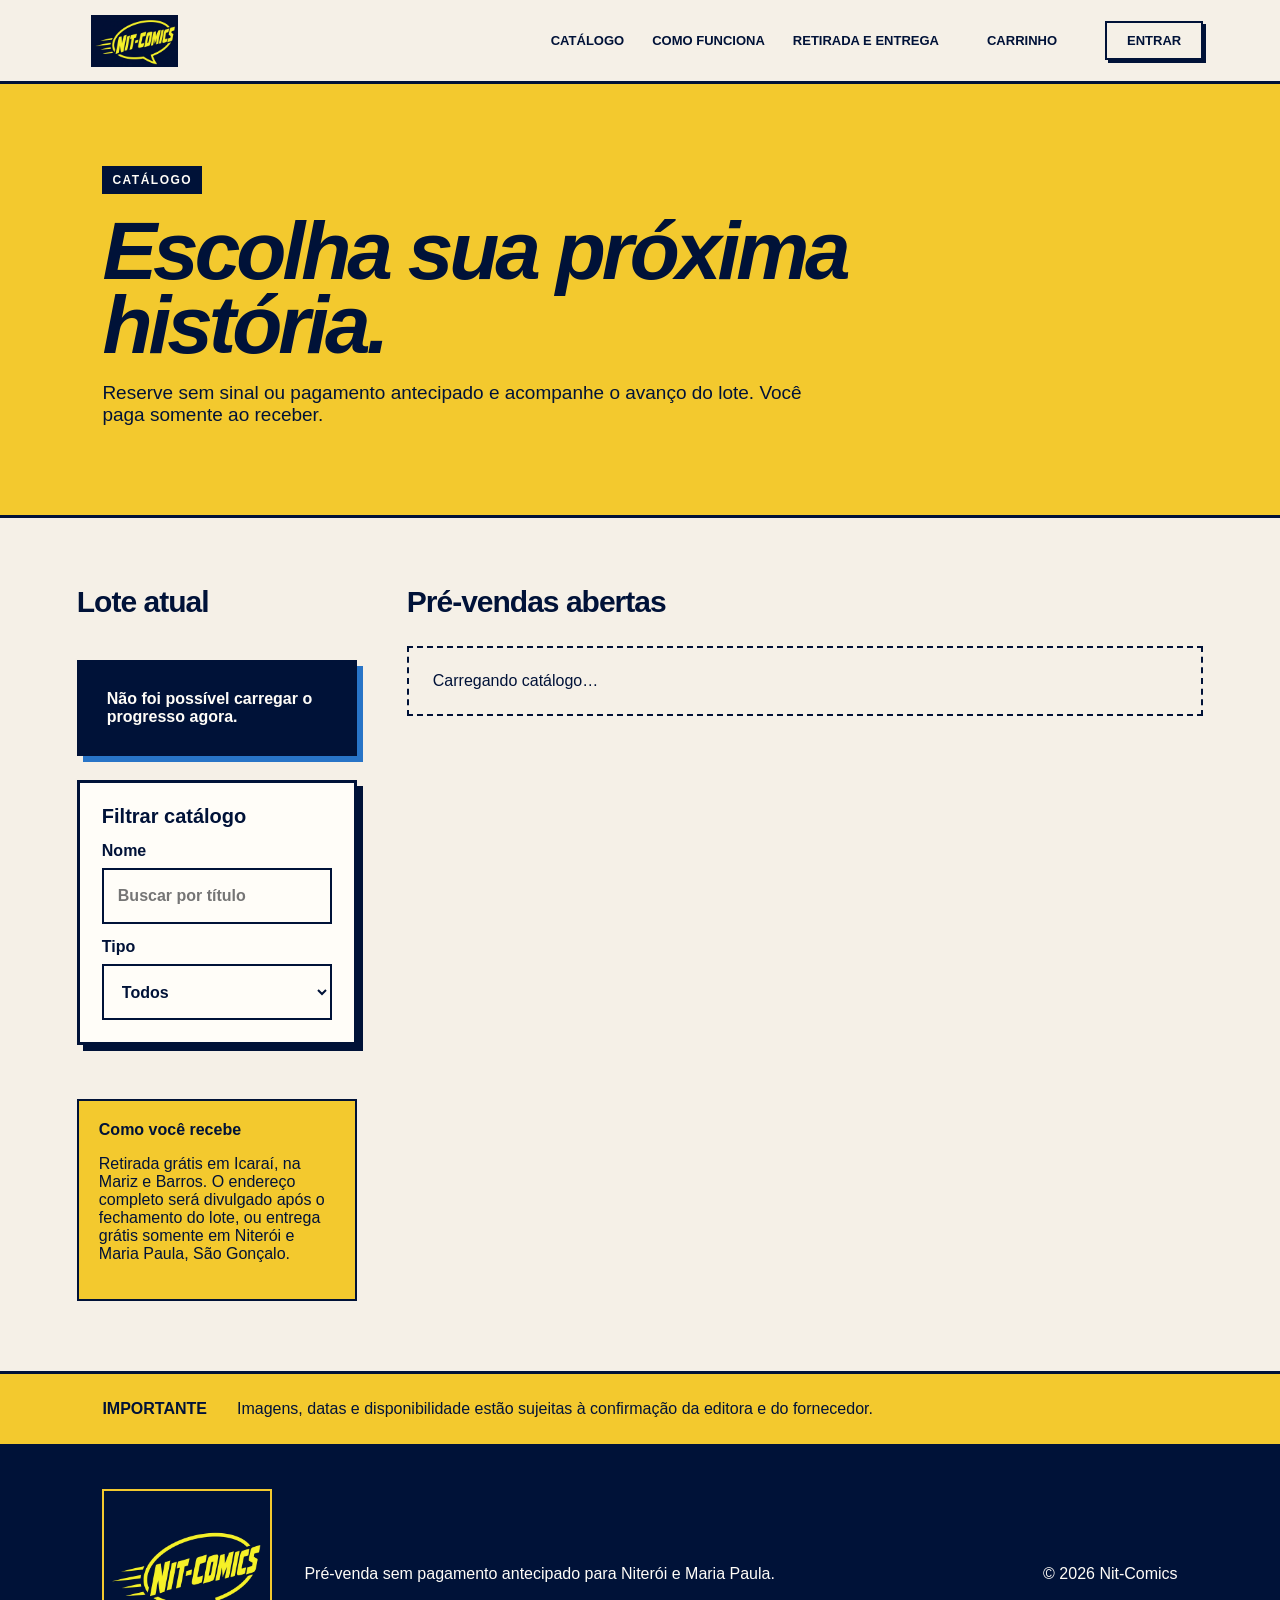
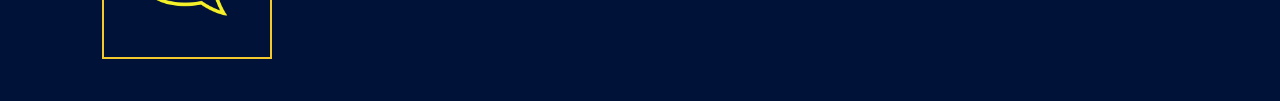
<file: catalogo/index.html>
<!DOCTYPE html><html lang="pt-BR"><head><meta charSet="utf-8"/><meta name="viewport" content="width=device-width, initial-scale=1"/><link rel="preload" as="image" href="/nit-comics-logo.jpg"/><link rel="stylesheet" href="/_next/static/chunks/0oxv1mt6zklrn.css" data-precedence="next"/><link rel="preload" as="script" fetchPriority="low" href="/_next/static/chunks/2zjueh7t2vecu.js"/><script src="/_next/static/chunks/241i40m5udipu.js" async=""></script><script src="/_next/static/chunks/3pambyh5_fq2e.js" async=""></script><script src="/_next/static/chunks/1upe53-127sm4.js" async=""></script><script src="/_next/static/chunks/27jktro2p5rq9.js" async=""></script><script src="/_next/static/chunks/turbopack-1ah-cn3h57ip7.js" async=""></script><script src="/_next/static/chunks/1338q152l-gdk.js" async=""></script><script src="/_next/static/chunks/44sxce9wc79ga.js" async=""></script><script src="/_next/static/chunks/14mrh2-p_w84d.js" async=""></script><script src="/_next/static/chunks/0lllineftfg84.js" async=""></script><title>Nit-Comics | Pré-venda em Niterói e Maria Paula</title><meta name="description" content="Quadrinhos e mangás em pré-venda, sem pagamento antecipado e com entrega grátis em Niterói e Maria Paula."/><link rel="shortcut icon" href="/nit-comics-logo.jpg"/><link rel="icon" href="/nit-comics-logo.jpg"/><link rel="apple-touch-icon" href="/nit-comics-logo.jpg"/><script src="/_next/static/chunks/0cz1d0mv5g_q7.js" noModule=""></script></head><body><div hidden=""><!--$--><!--/$--></div><header class="site-header"><a class="brand" aria-label="Página inicial da Nit-Comics" href="/"><img alt="Nit-Comics" width="1024" height="1024" decoding="async" data-nimg="1" class="brand-logo" style="color:transparent" src="/nit-comics-logo.jpg"/></a><a class="mobile-catalog-link" href="/catalogo/">Catálogo</a><a class="mobile-cart-link" aria-label="Carrinho com 0 item(ns)" href="/checkout/"><svg viewBox="0 0 24 24" aria-hidden="true" focusable="false"><path d="M6 6h15l-1.5 8.5H8L6 6Zm0 0L5.3 3.5H2" fill="none" stroke="currentColor" stroke-width="2" stroke-linecap="round" stroke-linejoin="round"></path><circle cx="9" cy="19" r="1.5" fill="currentColor"></circle><circle cx="17" cy="19" r="1.5" fill="currentColor"></circle></svg></a><nav aria-label="Navegação principal"><a href="/catalogo/">Catálogo</a><a href="/#como-funciona">Como funciona</a><a href="/#entrega">Retirada e entrega</a></nav><a class="cart-link" aria-label="Carrinho com 0 item(ns)" href="/checkout/">Carrinho</a><a class="header-action" href="/login/">…</a></header><main><!--$!--><template data-dgst="BAILOUT_TO_CLIENT_SIDE_RENDERING"></template><div class="page-shell">Carregando catálogo…</div><!--/$--><!--$--><!--/$--></main><footer class="site-footer"><img alt="Nit-Comics" loading="lazy" width="1024" height="1024" decoding="async" data-nimg="1" class="footer-logo" style="color:transparent" src="/_next/static/media/nit-comics-logo.215bwmyagdbvr.png"/><p>Pré-venda sem pagamento antecipado para Niterói e Maria Paula.</p><p>© <!-- -->2026<!-- --> Nit-Comics</p></footer><script src="/_next/static/chunks/2zjueh7t2vecu.js" id="_R_" async=""></script><script>(self.__next_f=self.__next_f||[]).push([0])</script><script>self.__next_f.push([1,"1:\"$Sreact.fragment\"\n2:I[83009,[\"/_next/static/chunks/1338q152l-gdk.js\",\"/_next/static/chunks/44sxce9wc79ga.js\",\"/_next/static/chunks/14mrh2-p_w84d.js\"],\"AuthProvider\"]\n3:I[68943,[\"/_next/static/chunks/1338q152l-gdk.js\",\"/_next/static/chunks/44sxce9wc79ga.js\",\"/_next/static/chunks/14mrh2-p_w84d.js\"],\"CartProvider\"]\n4:I[83792,[\"/_next/static/chunks/1338q152l-gdk.js\",\"/_next/static/chunks/44sxce9wc79ga.js\",\"/_next/static/chunks/14mrh2-p_w84d.js\"],\"SiteHeader\"]\n5:I[39756,[\"/_next/static/chunks/1338q152l-gdk.js\",\"/_next/static/chunks/44sxce9wc79ga.js\",\"/_next/static/chunks/14mrh2-p_w84d.js\"],\"default\"]\n6:I[37457,[\"/_next/static/chunks/1338q152l-gdk.js\",\"/_next/static/chunks/44sxce9wc79ga.js\",\"/_next/static/chunks/14mrh2-p_w84d.js\"],\"default\"]\n7:I[5500,[\"/_next/static/chunks/1338q152l-gdk.js\",\"/_next/static/chunks/44sxce9wc79ga.js\",\"/_next/static/chunks/14mrh2-p_w84d.js\"],\"Image\"]\n8:\"$Sreact.suspense\"\n9:I[70764,[\"/_next/static/chunks/1338q152l-gdk.js\",\"/_next/static/chunks/44sxce9wc79ga.js\",\"/_next/static/chunks/14mrh2-p_w84d.js\",\"/_next/static/chunks/0lllineftfg84.js\"],\"CatalogClient\"]\na:I[97367,[\"/_next/static/chunks/1338q152l-gdk.js\",\"/_next/static/chunks/44sxce9wc79ga.js\",\"/_next/static/chunks/14mrh2-p_w84d.js\"],\"OutletBoundary\"]\nd:I[97367,[\"/_next/static/chunks/1338q152l-gdk.js\",\"/_next/static/chunks/44sxce9wc79ga.js\",\"/_next/static/chunks/14mrh2-p_w84d.js\"],\"ViewportBoundary\"]\nf:I[97367,[\"/_next/static/chunks/1338q152l-gdk.js\",\"/_next/static/chunks/44sxce9wc79ga.js\",\"/_next/static/chunks/14mrh2-p_w84d.js\"],\"MetadataBoundary\"]\n11:I[68027,[\"/_next/static/chunks/1338q152l-gdk.js\",\"/_next/static/chunks/44sxce9wc79ga.js\",\"/_next/static/chunks/14mrh2-p_w84d.js\"],\"default\",1]\n:HL[\"/_next/static/chunks/0oxv1mt6zklrn.css\",\"style\"]\n"])</script><script>self.__next_f.push([1,"0:{\"P\":null,\"c\":[\"\",\"catalogo\",\"\"],\"q\":\"\",\"i\":false,\"f\":[[[\"\",{\"children\":[\"catalogo\",{\"children\":[\"__PAGE__\",{}]}]},\"$undefined\",\"$undefined\",16],[[\"$\",\"$1\",\"c\",{\"children\":[[[\"$\",\"link\",\"0\",{\"rel\":\"stylesheet\",\"href\":\"/_next/static/chunks/0oxv1mt6zklrn.css\",\"precedence\":\"next\",\"crossOrigin\":\"$undefined\",\"nonce\":\"$undefined\"}],[\"$\",\"script\",\"script-0\",{\"src\":\"/_next/static/chunks/1338q152l-gdk.js\",\"async\":true,\"nonce\":\"$undefined\"}],[\"$\",\"script\",\"script-1\",{\"src\":\"/_next/static/chunks/44sxce9wc79ga.js\",\"async\":true,\"nonce\":\"$undefined\"}],[\"$\",\"script\",\"script-2\",{\"src\":\"/_next/static/chunks/14mrh2-p_w84d.js\",\"async\":true,\"nonce\":\"$undefined\"}]],[\"$\",\"html\",null,{\"lang\":\"pt-BR\",\"children\":[\"$\",\"body\",null,{\"children\":[[\"$\",\"$L2\",null,{\"children\":[\"$\",\"$L3\",null,{\"children\":[[\"$\",\"$L4\",null,{}],[\"$\",\"main\",null,{\"children\":[\"$\",\"$L5\",null,{\"parallelRouterKey\":\"children\",\"error\":\"$undefined\",\"errorStyles\":\"$undefined\",\"errorScripts\":\"$undefined\",\"template\":[\"$\",\"$L6\",null,{}],\"templateStyles\":\"$undefined\",\"templateScripts\":\"$undefined\",\"notFound\":[[[\"$\",\"title\",null,{\"children\":\"404: This page could not be found.\"}],[\"$\",\"div\",null,{\"style\":{\"fontFamily\":\"system-ui,\\\"Segoe UI\\\",Roboto,Helvetica,Arial,sans-serif,\\\"Apple Color Emoji\\\",\\\"Segoe UI Emoji\\\"\",\"height\":\"100vh\",\"textAlign\":\"center\",\"display\":\"flex\",\"flexDirection\":\"column\",\"alignItems\":\"center\",\"justifyContent\":\"center\"},\"children\":[\"$\",\"div\",null,{\"children\":[[\"$\",\"style\",null,{\"dangerouslySetInnerHTML\":{\"__html\":\"body{color:#000;background:#fff;margin:0}.next-error-h1{border-right:1px solid rgba(0,0,0,.3)}@media (prefers-color-scheme:dark){body{color:#fff;background:#000}.next-error-h1{border-right:1px solid rgba(255,255,255,.3)}}\"}}],[\"$\",\"h1\",null,{\"className\":\"next-error-h1\",\"style\":{\"display\":\"inline-block\",\"margin\":\"0 20px 0 0\",\"padding\":\"0 23px 0 0\",\"fontSize\":24,\"fontWeight\":500,\"verticalAlign\":\"top\",\"lineHeight\":\"49px\"},\"children\":404}],[\"$\",\"div\",null,{\"style\":{\"display\":\"inline-block\"},\"children\":[\"$\",\"h2\",null,{\"style\":{\"fontSize\":14,\"fontWeight\":400,\"lineHeight\":\"49px\",\"margin\":0},\"children\":\"This page could not be found.\"}]}]]}]}]],[]],\"forbidden\":\"$undefined\",\"unauthorized\":\"$undefined\"}]}]]}]}],[\"$\",\"footer\",null,{\"className\":\"site-footer\",\"children\":[[\"$\",\"$L7\",null,{\"className\":\"footer-logo\",\"src\":{\"src\":\"/_next/static/media/nit-comics-logo.215bwmyagdbvr.png\",\"width\":1024,\"height\":1024,\"blurWidth\":8,\"blurHeight\":8,\"blurDataURL\":\"[data-uri]\"},\"alt\":\"Nit-Comics\"}],[\"$\",\"p\",null,{\"children\":\"Pré-venda sem pagamento antecipado para Niterói e Maria Paula.\"}],[\"$\",\"p\",null,{\"children\":[\"© \",2026,\" Nit-Comics\"]}]]}]]}]}]]}],{\"children\":[[\"$\",\"$1\",\"c\",{\"children\":[null,[\"$\",\"$L5\",null,{\"parallelRouterKey\":\"children\",\"error\":\"$undefined\",\"errorStyles\":\"$undefined\",\"errorScripts\":\"$undefined\",\"template\":[\"$\",\"$L6\",null,{}],\"templateStyles\":\"$undefined\",\"templateScripts\":\"$undefined\",\"notFound\":\"$undefined\",\"forbidden\":\"$undefined\",\"unauthorized\":\"$undefined\"}]]}],{\"children\":[[\"$\",\"$1\",\"c\",{\"children\":[[\"$\",\"$8\",null,{\"fallback\":[\"$\",\"div\",null,{\"className\":\"page-shell\",\"children\":\"Carregando catálogo…\"}],\"children\":[\"$\",\"$L9\",null,{}]}],[[\"$\",\"script\",\"script-0\",{\"src\":\"/_next/static/chunks/0lllineftfg84.js\",\"async\":true,\"nonce\":\"$undefined\"}]],[\"$\",\"$La\",null,{\"children\":[\"$\",\"$8\",null,{\"name\":\"Next.MetadataOutlet\",\"children\":\"$@b\"}]}]]}],{},null,false,null]},null,false,\"$@c\"]},null,false,null],[\"$\",\"$1\",\"h\",{\"children\":[null,[\"$\",\"$Ld\",null,{\"children\":\"$Le\"}],[\"$\",\"div\",null,{\"hidden\":true,\"children\":[\"$\",\"$Lf\",null,{\"children\":[\"$\",\"$8\",null,{\"name\":\"Next.Metadata\",\"children\":\"$L10\"}]}]}],null]}],false]],\"m\":\"$undefined\",\"G\":[\"$11\",[[\"$\",\"link\",\"0\",{\"rel\":\"stylesheet\",\"href\":\"/_next/static/chunks/0oxv1mt6zklrn.css\",\"precedence\":\"next\",\"crossOrigin\":\"$undefined\",\"nonce\":\"$undefined\"}]]],\"S\":true,\"h\":null,\"s\":\"$undefined\",\"l\":\"$undefined\",\"p\":\"$undefined\",\"d\":\"$undefined\",\"b\":\"1OPTpQeQq8cxJeIq_DFwF\"}\n"])</script><script>self.__next_f.push([1,"12:[]\nc:\"$W12\"\n"])</script><script>self.__next_f.push([1,"e:[[\"$\",\"meta\",\"0\",{\"charSet\":\"utf-8\"}],[\"$\",\"meta\",\"1\",{\"name\":\"viewport\",\"content\":\"width=device-width, initial-scale=1\"}]]\n"])</script><script>self.__next_f.push([1,"13:I[27201,[\"/_next/static/chunks/1338q152l-gdk.js\",\"/_next/static/chunks/44sxce9wc79ga.js\",\"/_next/static/chunks/14mrh2-p_w84d.js\"],\"IconMark\"]\nb:null\n10:[[\"$\",\"title\",\"0\",{\"children\":\"Nit-Comics | Pré-venda em Niterói e Maria Paula\"}],[\"$\",\"meta\",\"1\",{\"name\":\"description\",\"content\":\"Quadrinhos e mangás em pré-venda, sem pagamento antecipado e com entrega grátis em Niterói e Maria Paula.\"}],[\"$\",\"link\",\"2\",{\"rel\":\"shortcut icon\",\"href\":\"/nit-comics-logo.jpg\"}],[\"$\",\"link\",\"3\",{\"rel\":\"icon\",\"href\":\"/nit-comics-logo.jpg\"}],[\"$\",\"link\",\"4\",{\"rel\":\"apple-touch-icon\",\"href\":\"/nit-comics-logo.jpg\"}],[\"$\",\"$L13\",\"5\",{}]]\n"])</script></body></html>
</file>
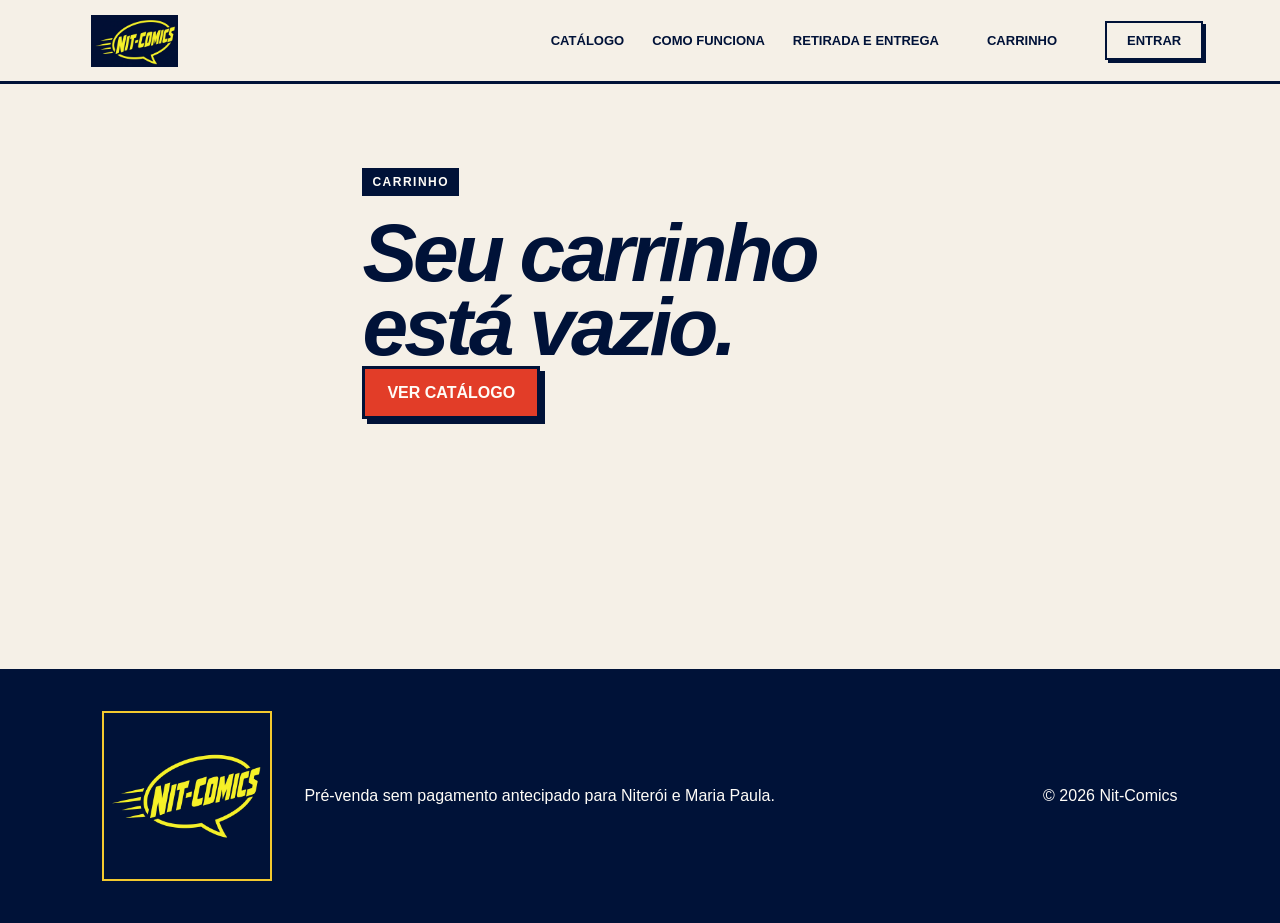
<file: checkout/index.html>
<!DOCTYPE html><html lang="pt-BR"><head><meta charSet="utf-8"/><meta name="viewport" content="width=device-width, initial-scale=1"/><link rel="preload" as="image" href="/nit-comics-logo.jpg"/><link rel="stylesheet" href="/_next/static/chunks/0oxv1mt6zklrn.css" data-precedence="next"/><link rel="preload" as="script" fetchPriority="low" href="/_next/static/chunks/2zjueh7t2vecu.js"/><script src="/_next/static/chunks/241i40m5udipu.js" async=""></script><script src="/_next/static/chunks/3pambyh5_fq2e.js" async=""></script><script src="/_next/static/chunks/1upe53-127sm4.js" async=""></script><script src="/_next/static/chunks/27jktro2p5rq9.js" async=""></script><script src="/_next/static/chunks/turbopack-1ah-cn3h57ip7.js" async=""></script><script src="/_next/static/chunks/1338q152l-gdk.js" async=""></script><script src="/_next/static/chunks/44sxce9wc79ga.js" async=""></script><script src="/_next/static/chunks/14mrh2-p_w84d.js" async=""></script><script src="/_next/static/chunks/38631p7ecjavu.js" async=""></script><title>Nit-Comics | Pré-venda em Niterói e Maria Paula</title><meta name="description" content="Quadrinhos e mangás em pré-venda, sem pagamento antecipado e com entrega grátis em Niterói e Maria Paula."/><link rel="shortcut icon" href="/nit-comics-logo.jpg"/><link rel="icon" href="/nit-comics-logo.jpg"/><link rel="apple-touch-icon" href="/nit-comics-logo.jpg"/><script src="/_next/static/chunks/0cz1d0mv5g_q7.js" noModule=""></script></head><body><div hidden=""><!--$--><!--/$--></div><header class="site-header"><a class="brand" aria-label="Página inicial da Nit-Comics" href="/"><img alt="Nit-Comics" width="1024" height="1024" decoding="async" data-nimg="1" class="brand-logo" style="color:transparent" src="/nit-comics-logo.jpg"/></a><a class="mobile-catalog-link" href="/catalogo/">Catálogo</a><a class="mobile-cart-link" aria-label="Carrinho com 0 item(ns)" href="/checkout/"><svg viewBox="0 0 24 24" aria-hidden="true" focusable="false"><path d="M6 6h15l-1.5 8.5H8L6 6Zm0 0L5.3 3.5H2" fill="none" stroke="currentColor" stroke-width="2" stroke-linecap="round" stroke-linejoin="round"></path><circle cx="9" cy="19" r="1.5" fill="currentColor"></circle><circle cx="17" cy="19" r="1.5" fill="currentColor"></circle></svg></a><nav aria-label="Navegação principal"><a href="/catalogo/">Catálogo</a><a href="/#como-funciona">Como funciona</a><a href="/#entrega">Retirada e entrega</a></nav><a class="cart-link" aria-label="Carrinho com 0 item(ns)" href="/checkout/">Carrinho</a><a class="header-action" href="/login/">…</a></header><main><section class="page-shell narrow"><p class="section-kicker">CARRINHO</p><h1 class="page-title">Seu carrinho está vazio.</h1><a class="button primary" href="/catalogo/">Ver catálogo</a></section><!--$--><!--/$--></main><footer class="site-footer"><img alt="Nit-Comics" loading="lazy" width="1024" height="1024" decoding="async" data-nimg="1" class="footer-logo" style="color:transparent" src="/_next/static/media/nit-comics-logo.215bwmyagdbvr.png"/><p>Pré-venda sem pagamento antecipado para Niterói e Maria Paula.</p><p>© <!-- -->2026<!-- --> Nit-Comics</p></footer><script src="/_next/static/chunks/2zjueh7t2vecu.js" id="_R_" async=""></script><script>(self.__next_f=self.__next_f||[]).push([0])</script><script>self.__next_f.push([1,"1:\"$Sreact.fragment\"\n2:I[83009,[\"/_next/static/chunks/1338q152l-gdk.js\",\"/_next/static/chunks/44sxce9wc79ga.js\",\"/_next/static/chunks/14mrh2-p_w84d.js\"],\"AuthProvider\"]\n3:I[68943,[\"/_next/static/chunks/1338q152l-gdk.js\",\"/_next/static/chunks/44sxce9wc79ga.js\",\"/_next/static/chunks/14mrh2-p_w84d.js\"],\"CartProvider\"]\n4:I[83792,[\"/_next/static/chunks/1338q152l-gdk.js\",\"/_next/static/chunks/44sxce9wc79ga.js\",\"/_next/static/chunks/14mrh2-p_w84d.js\"],\"SiteHeader\"]\n5:I[39756,[\"/_next/static/chunks/1338q152l-gdk.js\",\"/_next/static/chunks/44sxce9wc79ga.js\",\"/_next/static/chunks/14mrh2-p_w84d.js\"],\"default\"]\n6:I[37457,[\"/_next/static/chunks/1338q152l-gdk.js\",\"/_next/static/chunks/44sxce9wc79ga.js\",\"/_next/static/chunks/14mrh2-p_w84d.js\"],\"default\"]\n7:I[5500,[\"/_next/static/chunks/1338q152l-gdk.js\",\"/_next/static/chunks/44sxce9wc79ga.js\",\"/_next/static/chunks/14mrh2-p_w84d.js\"],\"Image\"]\n8:I[47257,[\"/_next/static/chunks/1338q152l-gdk.js\",\"/_next/static/chunks/44sxce9wc79ga.js\",\"/_next/static/chunks/14mrh2-p_w84d.js\"],\"ClientPageRoot\"]\n9:I[40998,[\"/_next/static/chunks/1338q152l-gdk.js\",\"/_next/static/chunks/44sxce9wc79ga.js\",\"/_next/static/chunks/14mrh2-p_w84d.js\",\"/_next/static/chunks/38631p7ecjavu.js\"],\"default\"]\nc:I[97367,[\"/_next/static/chunks/1338q152l-gdk.js\",\"/_next/static/chunks/44sxce9wc79ga.js\",\"/_next/static/chunks/14mrh2-p_w84d.js\"],\"OutletBoundary\"]\nd:\"$Sreact.suspense\"\n10:I[97367,[\"/_next/static/chunks/1338q152l-gdk.js\",\"/_next/static/chunks/44sxce9wc79ga.js\",\"/_next/static/chunks/14mrh2-p_w84d.js\"],\"ViewportBoundary\"]\n12:I[97367,[\"/_next/static/chunks/1338q152l-gdk.js\",\"/_next/static/chunks/44sxce9wc79ga.js\",\"/_next/static/chunks/14mrh2-p_w84d.js\"],\"MetadataBoundary\"]\n14:I[68027,[\"/_next/static/chunks/1338q152l-gdk.js\",\"/_next/static/chunks/44sxce9wc79ga.js\",\"/_next/static/chunks/14mrh2-p_w84d.js\"],\"default\",1]\n:HL[\"/_next/static/chunks/0oxv1mt6zklrn.css\",\"style\"]\n"])</script><script>self.__next_f.push([1,"0:{\"P\":null,\"c\":[\"\",\"checkout\",\"\"],\"q\":\"\",\"i\":false,\"f\":[[[\"\",{\"children\":[\"checkout\",{\"children\":[\"__PAGE__\",{}]}]},\"$undefined\",\"$undefined\",16],[[\"$\",\"$1\",\"c\",{\"children\":[[[\"$\",\"link\",\"0\",{\"rel\":\"stylesheet\",\"href\":\"/_next/static/chunks/0oxv1mt6zklrn.css\",\"precedence\":\"next\",\"crossOrigin\":\"$undefined\",\"nonce\":\"$undefined\"}],[\"$\",\"script\",\"script-0\",{\"src\":\"/_next/static/chunks/1338q152l-gdk.js\",\"async\":true,\"nonce\":\"$undefined\"}],[\"$\",\"script\",\"script-1\",{\"src\":\"/_next/static/chunks/44sxce9wc79ga.js\",\"async\":true,\"nonce\":\"$undefined\"}],[\"$\",\"script\",\"script-2\",{\"src\":\"/_next/static/chunks/14mrh2-p_w84d.js\",\"async\":true,\"nonce\":\"$undefined\"}]],[\"$\",\"html\",null,{\"lang\":\"pt-BR\",\"children\":[\"$\",\"body\",null,{\"children\":[[\"$\",\"$L2\",null,{\"children\":[\"$\",\"$L3\",null,{\"children\":[[\"$\",\"$L4\",null,{}],[\"$\",\"main\",null,{\"children\":[\"$\",\"$L5\",null,{\"parallelRouterKey\":\"children\",\"error\":\"$undefined\",\"errorStyles\":\"$undefined\",\"errorScripts\":\"$undefined\",\"template\":[\"$\",\"$L6\",null,{}],\"templateStyles\":\"$undefined\",\"templateScripts\":\"$undefined\",\"notFound\":[[[\"$\",\"title\",null,{\"children\":\"404: This page could not be found.\"}],[\"$\",\"div\",null,{\"style\":{\"fontFamily\":\"system-ui,\\\"Segoe UI\\\",Roboto,Helvetica,Arial,sans-serif,\\\"Apple Color Emoji\\\",\\\"Segoe UI Emoji\\\"\",\"height\":\"100vh\",\"textAlign\":\"center\",\"display\":\"flex\",\"flexDirection\":\"column\",\"alignItems\":\"center\",\"justifyContent\":\"center\"},\"children\":[\"$\",\"div\",null,{\"children\":[[\"$\",\"style\",null,{\"dangerouslySetInnerHTML\":{\"__html\":\"body{color:#000;background:#fff;margin:0}.next-error-h1{border-right:1px solid rgba(0,0,0,.3)}@media (prefers-color-scheme:dark){body{color:#fff;background:#000}.next-error-h1{border-right:1px solid rgba(255,255,255,.3)}}\"}}],[\"$\",\"h1\",null,{\"className\":\"next-error-h1\",\"style\":{\"display\":\"inline-block\",\"margin\":\"0 20px 0 0\",\"padding\":\"0 23px 0 0\",\"fontSize\":24,\"fontWeight\":500,\"verticalAlign\":\"top\",\"lineHeight\":\"49px\"},\"children\":404}],[\"$\",\"div\",null,{\"style\":{\"display\":\"inline-block\"},\"children\":[\"$\",\"h2\",null,{\"style\":{\"fontSize\":14,\"fontWeight\":400,\"lineHeight\":\"49px\",\"margin\":0},\"children\":\"This page could not be found.\"}]}]]}]}]],[]],\"forbidden\":\"$undefined\",\"unauthorized\":\"$undefined\"}]}]]}]}],[\"$\",\"footer\",null,{\"className\":\"site-footer\",\"children\":[[\"$\",\"$L7\",null,{\"className\":\"footer-logo\",\"src\":{\"src\":\"/_next/static/media/nit-comics-logo.215bwmyagdbvr.png\",\"width\":1024,\"height\":1024,\"blurWidth\":8,\"blurHeight\":8,\"blurDataURL\":\"[data-uri]\"},\"alt\":\"Nit-Comics\"}],[\"$\",\"p\",null,{\"children\":\"Pré-venda sem pagamento antecipado para Niterói e Maria Paula.\"}],[\"$\",\"p\",null,{\"children\":[\"© \",2026,\" Nit-Comics\"]}]]}]]}]}]]}],{\"children\":[[\"$\",\"$1\",\"c\",{\"children\":[null,[\"$\",\"$L5\",null,{\"parallelRouterKey\":\"children\",\"error\":\"$undefined\",\"errorStyles\":\"$undefined\",\"errorScripts\":\"$undefined\",\"template\":[\"$\",\"$L6\",null,{}],\"templateStyles\":\"$undefined\",\"templateScripts\":\"$undefined\",\"notFound\":\"$undefined\",\"forbidden\":\"$undefined\",\"unauthorized\":\"$undefined\"}]]}],{\"children\":[[\"$\",\"$1\",\"c\",{\"children\":[[\"$\",\"$L8\",null,{\"Component\":\"$9\",\"serverProvidedParams\":{\"searchParams\":{},\"params\":{},\"promises\":[\"$@a\",\"$@b\"]}}],[[\"$\",\"script\",\"script-0\",{\"src\":\"/_next/static/chunks/38631p7ecjavu.js\",\"async\":true,\"nonce\":\"$undefined\"}]],[\"$\",\"$Lc\",null,{\"children\":[\"$\",\"$d\",null,{\"name\":\"Next.MetadataOutlet\",\"children\":\"$@e\"}]}]]}],{},null,false,null]},null,false,\"$@f\"]},null,false,null],[\"$\",\"$1\",\"h\",{\"children\":[null,[\"$\",\"$L10\",null,{\"children\":\"$L11\"}],[\"$\",\"div\",null,{\"hidden\":true,\"children\":[\"$\",\"$L12\",null,{\"children\":[\"$\",\"$d\",null,{\"name\":\"Next.Metadata\",\"children\":\"$L13\"}]}]}],null]}],false]],\"m\":\"$undefined\",\"G\":[\"$14\",[[\"$\",\"link\",\"0\",{\"rel\":\"stylesheet\",\"href\":\"/_next/static/chunks/0oxv1mt6zklrn.css\",\"precedence\":\"next\",\"crossOrigin\":\"$undefined\",\"nonce\":\"$undefined\"}]]],\"S\":true,\"h\":null,\"s\":\"$undefined\",\"l\":\"$undefined\",\"p\":\"$undefined\",\"d\":\"$undefined\",\"b\":\"1OPTpQeQq8cxJeIq_DFwF\"}\n"])</script><script>self.__next_f.push([1,"15:[]\nf:\"$W15\"\na:{}\nb:\"$0:f:0:1:1:children:1:children:0:props:children:0:props:serverProvidedParams:params\"\n"])</script><script>self.__next_f.push([1,"11:[[\"$\",\"meta\",\"0\",{\"charSet\":\"utf-8\"}],[\"$\",\"meta\",\"1\",{\"name\":\"viewport\",\"content\":\"width=device-width, initial-scale=1\"}]]\n"])</script><script>self.__next_f.push([1,"16:I[27201,[\"/_next/static/chunks/1338q152l-gdk.js\",\"/_next/static/chunks/44sxce9wc79ga.js\",\"/_next/static/chunks/14mrh2-p_w84d.js\"],\"IconMark\"]\ne:null\n13:[[\"$\",\"title\",\"0\",{\"children\":\"Nit-Comics | Pré-venda em Niterói e Maria Paula\"}],[\"$\",\"meta\",\"1\",{\"name\":\"description\",\"content\":\"Quadrinhos e mangás em pré-venda, sem pagamento antecipado e com entrega grátis em Niterói e Maria Paula.\"}],[\"$\",\"link\",\"2\",{\"rel\":\"shortcut icon\",\"href\":\"/nit-comics-logo.jpg\"}],[\"$\",\"link\",\"3\",{\"rel\":\"icon\",\"href\":\"/nit-comics-logo.jpg\"}],[\"$\",\"link\",\"4\",{\"rel\":\"apple-touch-icon\",\"href\":\"/nit-comics-logo.jpg\"}],[\"$\",\"$L16\",\"5\",{}]]\n"])</script></body></html>
</file>
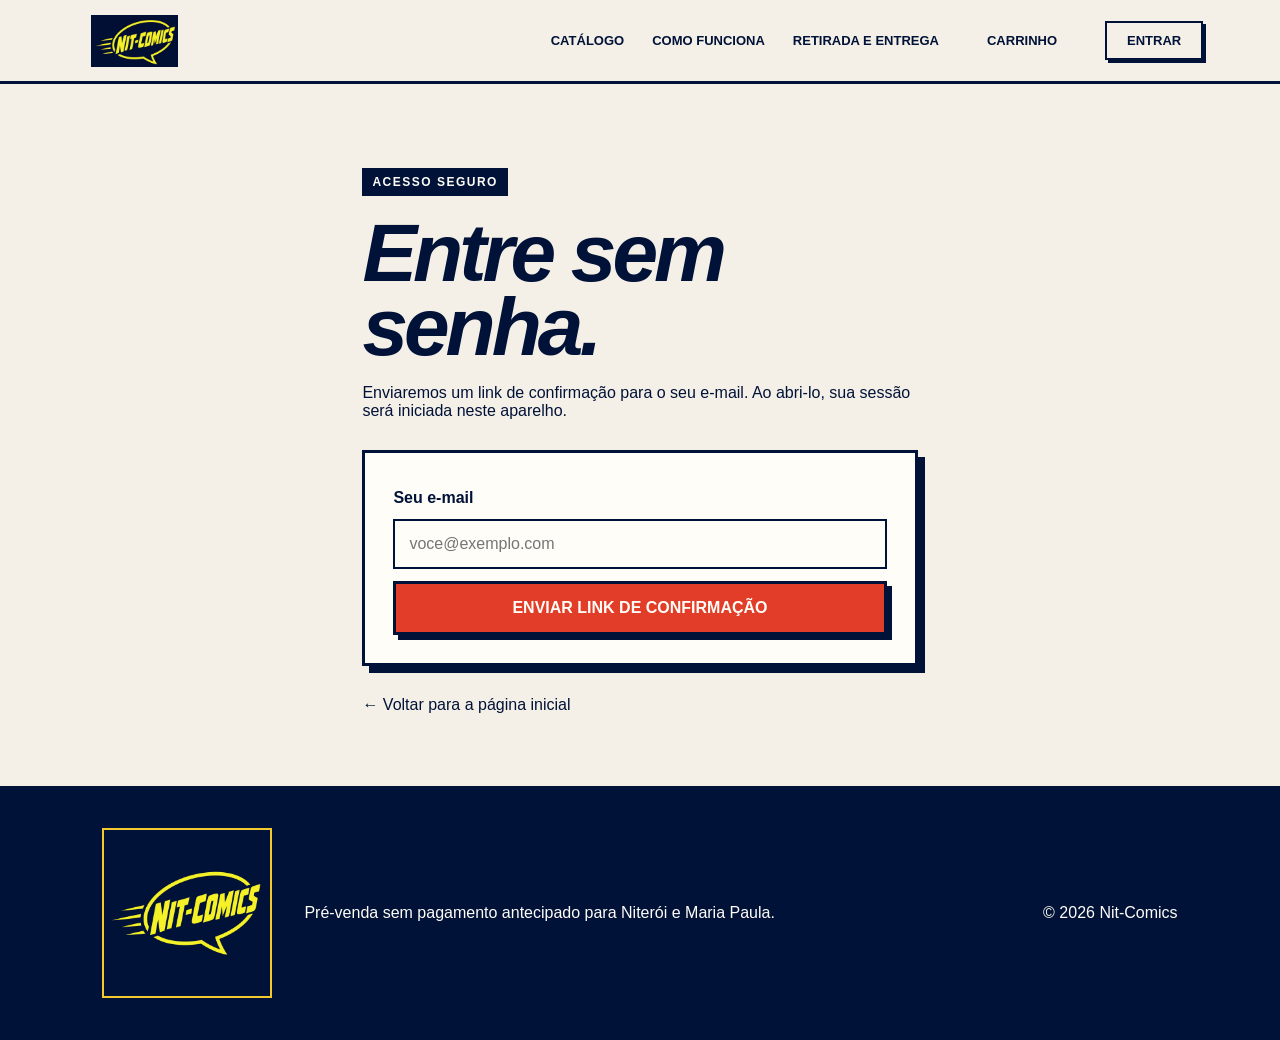
<file: conta/index.html>
<!DOCTYPE html><html lang="pt-BR"><head><meta charSet="utf-8"/><meta name="viewport" content="width=device-width, initial-scale=1"/><link rel="preload" as="image" href="/nit-comics-logo.jpg"/><link rel="stylesheet" href="/_next/static/chunks/0oxv1mt6zklrn.css" data-precedence="next"/><link rel="preload" as="script" fetchPriority="low" href="/_next/static/chunks/2zjueh7t2vecu.js"/><script src="/_next/static/chunks/241i40m5udipu.js" async=""></script><script src="/_next/static/chunks/3pambyh5_fq2e.js" async=""></script><script src="/_next/static/chunks/1upe53-127sm4.js" async=""></script><script src="/_next/static/chunks/27jktro2p5rq9.js" async=""></script><script src="/_next/static/chunks/turbopack-1ah-cn3h57ip7.js" async=""></script><script src="/_next/static/chunks/1338q152l-gdk.js" async=""></script><script src="/_next/static/chunks/44sxce9wc79ga.js" async=""></script><script src="/_next/static/chunks/14mrh2-p_w84d.js" async=""></script><script src="/_next/static/chunks/18e-s-ynoe9gd.js" async=""></script><title>Nit-Comics | Pré-venda em Niterói e Maria Paula</title><meta name="description" content="Quadrinhos e mangás em pré-venda, sem pagamento antecipado e com entrega grátis em Niterói e Maria Paula."/><link rel="shortcut icon" href="/nit-comics-logo.jpg"/><link rel="icon" href="/nit-comics-logo.jpg"/><link rel="apple-touch-icon" href="/nit-comics-logo.jpg"/><script src="/_next/static/chunks/0cz1d0mv5g_q7.js" noModule=""></script></head><body><div hidden=""><!--$--><!--/$--></div><header class="site-header"><a class="brand" aria-label="Página inicial da Nit-Comics" href="/"><img alt="Nit-Comics" width="1024" height="1024" decoding="async" data-nimg="1" class="brand-logo" style="color:transparent" src="/nit-comics-logo.jpg"/></a><a class="mobile-catalog-link" href="/catalogo/">Catálogo</a><a class="mobile-cart-link" aria-label="Carrinho com 0 item(ns)" href="/checkout/"><svg viewBox="0 0 24 24" aria-hidden="true" focusable="false"><path d="M6 6h15l-1.5 8.5H8L6 6Zm0 0L5.3 3.5H2" fill="none" stroke="currentColor" stroke-width="2" stroke-linecap="round" stroke-linejoin="round"></path><circle cx="9" cy="19" r="1.5" fill="currentColor"></circle><circle cx="17" cy="19" r="1.5" fill="currentColor"></circle></svg></a><nav aria-label="Navegação principal"><a href="/catalogo/">Catálogo</a><a href="/#como-funciona">Como funciona</a><a href="/#entrega">Retirada e entrega</a></nav><a class="cart-link" aria-label="Carrinho com 0 item(ns)" href="/checkout/">Carrinho</a><a class="header-action" href="/login/">…</a></header><main><section class="page-shell"><p>Carregando sua conta…</p></section><!--$--><!--/$--></main><footer class="site-footer"><img alt="Nit-Comics" loading="lazy" width="1024" height="1024" decoding="async" data-nimg="1" class="footer-logo" style="color:transparent" src="/_next/static/media/nit-comics-logo.215bwmyagdbvr.png"/><p>Pré-venda sem pagamento antecipado para Niterói e Maria Paula.</p><p>© <!-- -->2026<!-- --> Nit-Comics</p></footer><script src="/_next/static/chunks/2zjueh7t2vecu.js" id="_R_" async=""></script><script>(self.__next_f=self.__next_f||[]).push([0])</script><script>self.__next_f.push([1,"1:\"$Sreact.fragment\"\n2:I[83009,[\"/_next/static/chunks/1338q152l-gdk.js\",\"/_next/static/chunks/44sxce9wc79ga.js\",\"/_next/static/chunks/14mrh2-p_w84d.js\"],\"AuthProvider\"]\n3:I[68943,[\"/_next/static/chunks/1338q152l-gdk.js\",\"/_next/static/chunks/44sxce9wc79ga.js\",\"/_next/static/chunks/14mrh2-p_w84d.js\"],\"CartProvider\"]\n4:I[83792,[\"/_next/static/chunks/1338q152l-gdk.js\",\"/_next/static/chunks/44sxce9wc79ga.js\",\"/_next/static/chunks/14mrh2-p_w84d.js\"],\"SiteHeader\"]\n5:I[39756,[\"/_next/static/chunks/1338q152l-gdk.js\",\"/_next/static/chunks/44sxce9wc79ga.js\",\"/_next/static/chunks/14mrh2-p_w84d.js\"],\"default\"]\n6:I[37457,[\"/_next/static/chunks/1338q152l-gdk.js\",\"/_next/static/chunks/44sxce9wc79ga.js\",\"/_next/static/chunks/14mrh2-p_w84d.js\"],\"default\"]\n7:I[5500,[\"/_next/static/chunks/1338q152l-gdk.js\",\"/_next/static/chunks/44sxce9wc79ga.js\",\"/_next/static/chunks/14mrh2-p_w84d.js\"],\"Image\"]\n8:I[47257,[\"/_next/static/chunks/1338q152l-gdk.js\",\"/_next/static/chunks/44sxce9wc79ga.js\",\"/_next/static/chunks/14mrh2-p_w84d.js\"],\"ClientPageRoot\"]\n9:I[17124,[\"/_next/static/chunks/1338q152l-gdk.js\",\"/_next/static/chunks/44sxce9wc79ga.js\",\"/_next/static/chunks/14mrh2-p_w84d.js\",\"/_next/static/chunks/18e-s-ynoe9gd.js\"],\"default\"]\nc:I[97367,[\"/_next/static/chunks/1338q152l-gdk.js\",\"/_next/static/chunks/44sxce9wc79ga.js\",\"/_next/static/chunks/14mrh2-p_w84d.js\"],\"OutletBoundary\"]\nd:\"$Sreact.suspense\"\n10:I[97367,[\"/_next/static/chunks/1338q152l-gdk.js\",\"/_next/static/chunks/44sxce9wc79ga.js\",\"/_next/static/chunks/14mrh2-p_w84d.js\"],\"ViewportBoundary\"]\n12:I[97367,[\"/_next/static/chunks/1338q152l-gdk.js\",\"/_next/static/chunks/44sxce9wc79ga.js\",\"/_next/static/chunks/14mrh2-p_w84d.js\"],\"MetadataBoundary\"]\n14:I[68027,[\"/_next/static/chunks/1338q152l-gdk.js\",\"/_next/static/chunks/44sxce9wc79ga.js\",\"/_next/static/chunks/14mrh2-p_w84d.js\"],\"default\",1]\n:HL[\"/_next/static/chunks/0oxv1mt6zklrn.css\",\"style\"]\n"])</script><script>self.__next_f.push([1,"0:{\"P\":null,\"c\":[\"\",\"conta\",\"\"],\"q\":\"\",\"i\":false,\"f\":[[[\"\",{\"children\":[\"conta\",{\"children\":[\"__PAGE__\",{}]}]},\"$undefined\",\"$undefined\",16],[[\"$\",\"$1\",\"c\",{\"children\":[[[\"$\",\"link\",\"0\",{\"rel\":\"stylesheet\",\"href\":\"/_next/static/chunks/0oxv1mt6zklrn.css\",\"precedence\":\"next\",\"crossOrigin\":\"$undefined\",\"nonce\":\"$undefined\"}],[\"$\",\"script\",\"script-0\",{\"src\":\"/_next/static/chunks/1338q152l-gdk.js\",\"async\":true,\"nonce\":\"$undefined\"}],[\"$\",\"script\",\"script-1\",{\"src\":\"/_next/static/chunks/44sxce9wc79ga.js\",\"async\":true,\"nonce\":\"$undefined\"}],[\"$\",\"script\",\"script-2\",{\"src\":\"/_next/static/chunks/14mrh2-p_w84d.js\",\"async\":true,\"nonce\":\"$undefined\"}]],[\"$\",\"html\",null,{\"lang\":\"pt-BR\",\"children\":[\"$\",\"body\",null,{\"children\":[[\"$\",\"$L2\",null,{\"children\":[\"$\",\"$L3\",null,{\"children\":[[\"$\",\"$L4\",null,{}],[\"$\",\"main\",null,{\"children\":[\"$\",\"$L5\",null,{\"parallelRouterKey\":\"children\",\"error\":\"$undefined\",\"errorStyles\":\"$undefined\",\"errorScripts\":\"$undefined\",\"template\":[\"$\",\"$L6\",null,{}],\"templateStyles\":\"$undefined\",\"templateScripts\":\"$undefined\",\"notFound\":[[[\"$\",\"title\",null,{\"children\":\"404: This page could not be found.\"}],[\"$\",\"div\",null,{\"style\":{\"fontFamily\":\"system-ui,\\\"Segoe UI\\\",Roboto,Helvetica,Arial,sans-serif,\\\"Apple Color Emoji\\\",\\\"Segoe UI Emoji\\\"\",\"height\":\"100vh\",\"textAlign\":\"center\",\"display\":\"flex\",\"flexDirection\":\"column\",\"alignItems\":\"center\",\"justifyContent\":\"center\"},\"children\":[\"$\",\"div\",null,{\"children\":[[\"$\",\"style\",null,{\"dangerouslySetInnerHTML\":{\"__html\":\"body{color:#000;background:#fff;margin:0}.next-error-h1{border-right:1px solid rgba(0,0,0,.3)}@media (prefers-color-scheme:dark){body{color:#fff;background:#000}.next-error-h1{border-right:1px solid rgba(255,255,255,.3)}}\"}}],[\"$\",\"h1\",null,{\"className\":\"next-error-h1\",\"style\":{\"display\":\"inline-block\",\"margin\":\"0 20px 0 0\",\"padding\":\"0 23px 0 0\",\"fontSize\":24,\"fontWeight\":500,\"verticalAlign\":\"top\",\"lineHeight\":\"49px\"},\"children\":404}],[\"$\",\"div\",null,{\"style\":{\"display\":\"inline-block\"},\"children\":[\"$\",\"h2\",null,{\"style\":{\"fontSize\":14,\"fontWeight\":400,\"lineHeight\":\"49px\",\"margin\":0},\"children\":\"This page could not be found.\"}]}]]}]}]],[]],\"forbidden\":\"$undefined\",\"unauthorized\":\"$undefined\"}]}]]}]}],[\"$\",\"footer\",null,{\"className\":\"site-footer\",\"children\":[[\"$\",\"$L7\",null,{\"className\":\"footer-logo\",\"src\":{\"src\":\"/_next/static/media/nit-comics-logo.215bwmyagdbvr.png\",\"width\":1024,\"height\":1024,\"blurWidth\":8,\"blurHeight\":8,\"blurDataURL\":\"[data-uri]\"},\"alt\":\"Nit-Comics\"}],[\"$\",\"p\",null,{\"children\":\"Pré-venda sem pagamento antecipado para Niterói e Maria Paula.\"}],[\"$\",\"p\",null,{\"children\":[\"© \",2026,\" Nit-Comics\"]}]]}]]}]}]]}],{\"children\":[[\"$\",\"$1\",\"c\",{\"children\":[null,[\"$\",\"$L5\",null,{\"parallelRouterKey\":\"children\",\"error\":\"$undefined\",\"errorStyles\":\"$undefined\",\"errorScripts\":\"$undefined\",\"template\":[\"$\",\"$L6\",null,{}],\"templateStyles\":\"$undefined\",\"templateScripts\":\"$undefined\",\"notFound\":\"$undefined\",\"forbidden\":\"$undefined\",\"unauthorized\":\"$undefined\"}]]}],{\"children\":[[\"$\",\"$1\",\"c\",{\"children\":[[\"$\",\"$L8\",null,{\"Component\":\"$9\",\"serverProvidedParams\":{\"searchParams\":{},\"params\":{},\"promises\":[\"$@a\",\"$@b\"]}}],[[\"$\",\"script\",\"script-0\",{\"src\":\"/_next/static/chunks/18e-s-ynoe9gd.js\",\"async\":true,\"nonce\":\"$undefined\"}]],[\"$\",\"$Lc\",null,{\"children\":[\"$\",\"$d\",null,{\"name\":\"Next.MetadataOutlet\",\"children\":\"$@e\"}]}]]}],{},null,false,null]},null,false,\"$@f\"]},null,false,null],[\"$\",\"$1\",\"h\",{\"children\":[null,[\"$\",\"$L10\",null,{\"children\":\"$L11\"}],[\"$\",\"div\",null,{\"hidden\":true,\"children\":[\"$\",\"$L12\",null,{\"children\":[\"$\",\"$d\",null,{\"name\":\"Next.Metadata\",\"children\":\"$L13\"}]}]}],null]}],false]],\"m\":\"$undefined\",\"G\":[\"$14\",[[\"$\",\"link\",\"0\",{\"rel\":\"stylesheet\",\"href\":\"/_next/static/chunks/0oxv1mt6zklrn.css\",\"precedence\":\"next\",\"crossOrigin\":\"$undefined\",\"nonce\":\"$undefined\"}]]],\"S\":true,\"h\":null,\"s\":\"$undefined\",\"l\":\"$undefined\",\"p\":\"$undefined\",\"d\":\"$undefined\",\"b\":\"1OPTpQeQq8cxJeIq_DFwF\"}\n"])</script><script>self.__next_f.push([1,"15:[]\nf:\"$W15\"\na:{}\nb:\"$0:f:0:1:1:children:1:children:0:props:children:0:props:serverProvidedParams:params\"\n"])</script><script>self.__next_f.push([1,"11:[[\"$\",\"meta\",\"0\",{\"charSet\":\"utf-8\"}],[\"$\",\"meta\",\"1\",{\"name\":\"viewport\",\"content\":\"width=device-width, initial-scale=1\"}]]\n"])</script><script>self.__next_f.push([1,"16:I[27201,[\"/_next/static/chunks/1338q152l-gdk.js\",\"/_next/static/chunks/44sxce9wc79ga.js\",\"/_next/static/chunks/14mrh2-p_w84d.js\"],\"IconMark\"]\ne:null\n13:[[\"$\",\"title\",\"0\",{\"children\":\"Nit-Comics | Pré-venda em Niterói e Maria Paula\"}],[\"$\",\"meta\",\"1\",{\"name\":\"description\",\"content\":\"Quadrinhos e mangás em pré-venda, sem pagamento antecipado e com entrega grátis em Niterói e Maria Paula.\"}],[\"$\",\"link\",\"2\",{\"rel\":\"shortcut icon\",\"href\":\"/nit-comics-logo.jpg\"}],[\"$\",\"link\",\"3\",{\"rel\":\"icon\",\"href\":\"/nit-comics-logo.jpg\"}],[\"$\",\"link\",\"4\",{\"rel\":\"apple-touch-icon\",\"href\":\"/nit-comics-logo.jpg\"}],[\"$\",\"$L16\",\"5\",{}]]\n"])</script></body></html>
</file>
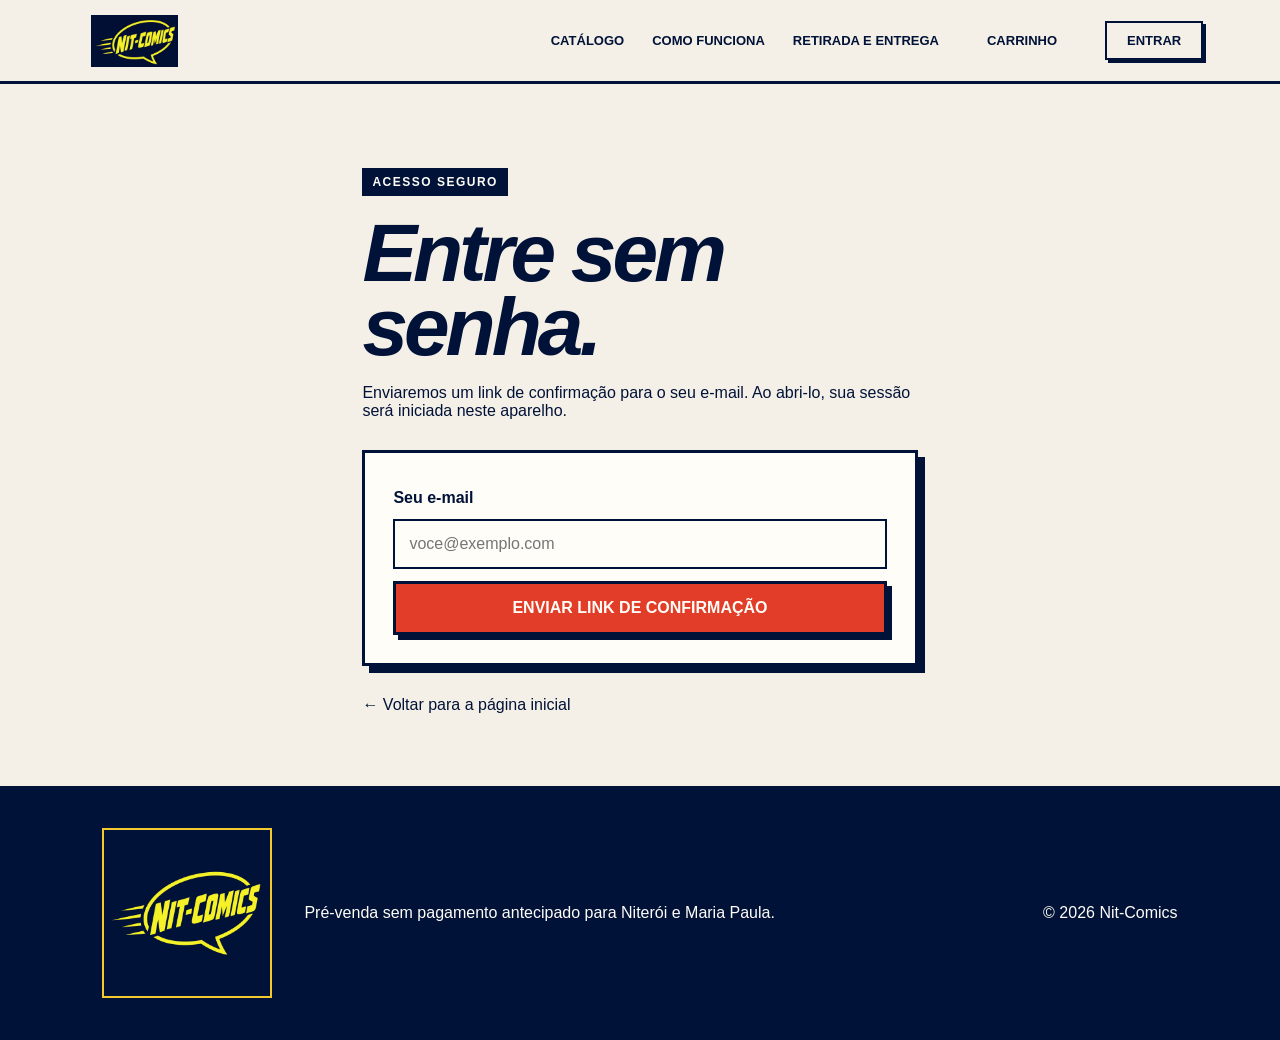
<file: login/index.html>
<!DOCTYPE html><html lang="pt-BR"><head><meta charSet="utf-8"/><meta name="viewport" content="width=device-width, initial-scale=1"/><link rel="preload" as="image" href="/nit-comics-logo.jpg"/><link rel="stylesheet" href="/_next/static/chunks/0oxv1mt6zklrn.css" data-precedence="next"/><link rel="preload" as="script" fetchPriority="low" href="/_next/static/chunks/2zjueh7t2vecu.js"/><script src="/_next/static/chunks/241i40m5udipu.js" async=""></script><script src="/_next/static/chunks/3pambyh5_fq2e.js" async=""></script><script src="/_next/static/chunks/1upe53-127sm4.js" async=""></script><script src="/_next/static/chunks/27jktro2p5rq9.js" async=""></script><script src="/_next/static/chunks/turbopack-1ah-cn3h57ip7.js" async=""></script><script src="/_next/static/chunks/1338q152l-gdk.js" async=""></script><script src="/_next/static/chunks/44sxce9wc79ga.js" async=""></script><script src="/_next/static/chunks/14mrh2-p_w84d.js" async=""></script><script src="/_next/static/chunks/0u8j4d0md1n6g.js" async=""></script><title>Nit-Comics | Pré-venda em Niterói e Maria Paula</title><meta name="description" content="Quadrinhos e mangás em pré-venda, sem pagamento antecipado e com entrega grátis em Niterói e Maria Paula."/><link rel="shortcut icon" href="/nit-comics-logo.jpg"/><link rel="icon" href="/nit-comics-logo.jpg"/><link rel="apple-touch-icon" href="/nit-comics-logo.jpg"/><script src="/_next/static/chunks/0cz1d0mv5g_q7.js" noModule=""></script></head><body><div hidden=""><!--$--><!--/$--></div><header class="site-header"><a class="brand" aria-label="Página inicial da Nit-Comics" href="/"><img alt="Nit-Comics" width="1024" height="1024" decoding="async" data-nimg="1" class="brand-logo" style="color:transparent" src="/nit-comics-logo.jpg"/></a><a class="mobile-catalog-link" href="/catalogo/">Catálogo</a><a class="mobile-cart-link" aria-label="Carrinho com 0 item(ns)" href="/checkout/"><svg viewBox="0 0 24 24" aria-hidden="true" focusable="false"><path d="M6 6h15l-1.5 8.5H8L6 6Zm0 0L5.3 3.5H2" fill="none" stroke="currentColor" stroke-width="2" stroke-linecap="round" stroke-linejoin="round"></path><circle cx="9" cy="19" r="1.5" fill="currentColor"></circle><circle cx="17" cy="19" r="1.5" fill="currentColor"></circle></svg></a><nav aria-label="Navegação principal"><a href="/catalogo/">Catálogo</a><a href="/#como-funciona">Como funciona</a><a href="/#entrega">Retirada e entrega</a></nav><a class="cart-link" aria-label="Carrinho com 0 item(ns)" href="/checkout/">Carrinho</a><a class="header-action" href="/login/">…</a></header><main><section class="page-shell narrow"><p class="section-kicker">ACESSO SEGURO</p><h1 class="page-title">Entre sem senha.</h1><p>Enviaremos um link de confirmação para o seu e-mail. Ao abri-lo, sua sessão será iniciada neste aparelho.</p><form class="panel form-stack"><label for="email">Seu e-mail</label><input id="email" type="email" autoComplete="email" required="" placeholder="voce@exemplo.com" value=""/><button class="button primary">Enviar link de confirmação</button></form><a href="/">← Voltar para a página inicial</a></section><!--$--><!--/$--></main><footer class="site-footer"><img alt="Nit-Comics" loading="lazy" width="1024" height="1024" decoding="async" data-nimg="1" class="footer-logo" style="color:transparent" src="/_next/static/media/nit-comics-logo.215bwmyagdbvr.png"/><p>Pré-venda sem pagamento antecipado para Niterói e Maria Paula.</p><p>© <!-- -->2026<!-- --> Nit-Comics</p></footer><script src="/_next/static/chunks/2zjueh7t2vecu.js" id="_R_" async=""></script><script>(self.__next_f=self.__next_f||[]).push([0])</script><script>self.__next_f.push([1,"1:\"$Sreact.fragment\"\n2:I[83009,[\"/_next/static/chunks/1338q152l-gdk.js\",\"/_next/static/chunks/44sxce9wc79ga.js\",\"/_next/static/chunks/14mrh2-p_w84d.js\"],\"AuthProvider\"]\n3:I[68943,[\"/_next/static/chunks/1338q152l-gdk.js\",\"/_next/static/chunks/44sxce9wc79ga.js\",\"/_next/static/chunks/14mrh2-p_w84d.js\"],\"CartProvider\"]\n4:I[83792,[\"/_next/static/chunks/1338q152l-gdk.js\",\"/_next/static/chunks/44sxce9wc79ga.js\",\"/_next/static/chunks/14mrh2-p_w84d.js\"],\"SiteHeader\"]\n5:I[39756,[\"/_next/static/chunks/1338q152l-gdk.js\",\"/_next/static/chunks/44sxce9wc79ga.js\",\"/_next/static/chunks/14mrh2-p_w84d.js\"],\"default\"]\n6:I[37457,[\"/_next/static/chunks/1338q152l-gdk.js\",\"/_next/static/chunks/44sxce9wc79ga.js\",\"/_next/static/chunks/14mrh2-p_w84d.js\"],\"default\"]\n7:I[5500,[\"/_next/static/chunks/1338q152l-gdk.js\",\"/_next/static/chunks/44sxce9wc79ga.js\",\"/_next/static/chunks/14mrh2-p_w84d.js\"],\"Image\"]\n8:I[47257,[\"/_next/static/chunks/1338q152l-gdk.js\",\"/_next/static/chunks/44sxce9wc79ga.js\",\"/_next/static/chunks/14mrh2-p_w84d.js\"],\"ClientPageRoot\"]\n9:I[27470,[\"/_next/static/chunks/1338q152l-gdk.js\",\"/_next/static/chunks/44sxce9wc79ga.js\",\"/_next/static/chunks/14mrh2-p_w84d.js\",\"/_next/static/chunks/0u8j4d0md1n6g.js\"],\"default\"]\nc:I[97367,[\"/_next/static/chunks/1338q152l-gdk.js\",\"/_next/static/chunks/44sxce9wc79ga.js\",\"/_next/static/chunks/14mrh2-p_w84d.js\"],\"OutletBoundary\"]\nd:\"$Sreact.suspense\"\n10:I[97367,[\"/_next/static/chunks/1338q152l-gdk.js\",\"/_next/static/chunks/44sxce9wc79ga.js\",\"/_next/static/chunks/14mrh2-p_w84d.js\"],\"ViewportBoundary\"]\n12:I[97367,[\"/_next/static/chunks/1338q152l-gdk.js\",\"/_next/static/chunks/44sxce9wc79ga.js\",\"/_next/static/chunks/14mrh2-p_w84d.js\"],\"MetadataBoundary\"]\n14:I[68027,[\"/_next/static/chunks/1338q152l-gdk.js\",\"/_next/static/chunks/44sxce9wc79ga.js\",\"/_next/static/chunks/14mrh2-p_w84d.js\"],\"default\",1]\n:HL[\"/_next/static/chunks/0oxv1mt6zklrn.css\",\"style\"]\n"])</script><script>self.__next_f.push([1,"0:{\"P\":null,\"c\":[\"\",\"login\",\"\"],\"q\":\"\",\"i\":false,\"f\":[[[\"\",{\"children\":[\"login\",{\"children\":[\"__PAGE__\",{}]}]},\"$undefined\",\"$undefined\",16],[[\"$\",\"$1\",\"c\",{\"children\":[[[\"$\",\"link\",\"0\",{\"rel\":\"stylesheet\",\"href\":\"/_next/static/chunks/0oxv1mt6zklrn.css\",\"precedence\":\"next\",\"crossOrigin\":\"$undefined\",\"nonce\":\"$undefined\"}],[\"$\",\"script\",\"script-0\",{\"src\":\"/_next/static/chunks/1338q152l-gdk.js\",\"async\":true,\"nonce\":\"$undefined\"}],[\"$\",\"script\",\"script-1\",{\"src\":\"/_next/static/chunks/44sxce9wc79ga.js\",\"async\":true,\"nonce\":\"$undefined\"}],[\"$\",\"script\",\"script-2\",{\"src\":\"/_next/static/chunks/14mrh2-p_w84d.js\",\"async\":true,\"nonce\":\"$undefined\"}]],[\"$\",\"html\",null,{\"lang\":\"pt-BR\",\"children\":[\"$\",\"body\",null,{\"children\":[[\"$\",\"$L2\",null,{\"children\":[\"$\",\"$L3\",null,{\"children\":[[\"$\",\"$L4\",null,{}],[\"$\",\"main\",null,{\"children\":[\"$\",\"$L5\",null,{\"parallelRouterKey\":\"children\",\"error\":\"$undefined\",\"errorStyles\":\"$undefined\",\"errorScripts\":\"$undefined\",\"template\":[\"$\",\"$L6\",null,{}],\"templateStyles\":\"$undefined\",\"templateScripts\":\"$undefined\",\"notFound\":[[[\"$\",\"title\",null,{\"children\":\"404: This page could not be found.\"}],[\"$\",\"div\",null,{\"style\":{\"fontFamily\":\"system-ui,\\\"Segoe UI\\\",Roboto,Helvetica,Arial,sans-serif,\\\"Apple Color Emoji\\\",\\\"Segoe UI Emoji\\\"\",\"height\":\"100vh\",\"textAlign\":\"center\",\"display\":\"flex\",\"flexDirection\":\"column\",\"alignItems\":\"center\",\"justifyContent\":\"center\"},\"children\":[\"$\",\"div\",null,{\"children\":[[\"$\",\"style\",null,{\"dangerouslySetInnerHTML\":{\"__html\":\"body{color:#000;background:#fff;margin:0}.next-error-h1{border-right:1px solid rgba(0,0,0,.3)}@media (prefers-color-scheme:dark){body{color:#fff;background:#000}.next-error-h1{border-right:1px solid rgba(255,255,255,.3)}}\"}}],[\"$\",\"h1\",null,{\"className\":\"next-error-h1\",\"style\":{\"display\":\"inline-block\",\"margin\":\"0 20px 0 0\",\"padding\":\"0 23px 0 0\",\"fontSize\":24,\"fontWeight\":500,\"verticalAlign\":\"top\",\"lineHeight\":\"49px\"},\"children\":404}],[\"$\",\"div\",null,{\"style\":{\"display\":\"inline-block\"},\"children\":[\"$\",\"h2\",null,{\"style\":{\"fontSize\":14,\"fontWeight\":400,\"lineHeight\":\"49px\",\"margin\":0},\"children\":\"This page could not be found.\"}]}]]}]}]],[]],\"forbidden\":\"$undefined\",\"unauthorized\":\"$undefined\"}]}]]}]}],[\"$\",\"footer\",null,{\"className\":\"site-footer\",\"children\":[[\"$\",\"$L7\",null,{\"className\":\"footer-logo\",\"src\":{\"src\":\"/_next/static/media/nit-comics-logo.215bwmyagdbvr.png\",\"width\":1024,\"height\":1024,\"blurWidth\":8,\"blurHeight\":8,\"blurDataURL\":\"[data-uri]\"},\"alt\":\"Nit-Comics\"}],[\"$\",\"p\",null,{\"children\":\"Pré-venda sem pagamento antecipado para Niterói e Maria Paula.\"}],[\"$\",\"p\",null,{\"children\":[\"© \",2026,\" Nit-Comics\"]}]]}]]}]}]]}],{\"children\":[[\"$\",\"$1\",\"c\",{\"children\":[null,[\"$\",\"$L5\",null,{\"parallelRouterKey\":\"children\",\"error\":\"$undefined\",\"errorStyles\":\"$undefined\",\"errorScripts\":\"$undefined\",\"template\":[\"$\",\"$L6\",null,{}],\"templateStyles\":\"$undefined\",\"templateScripts\":\"$undefined\",\"notFound\":\"$undefined\",\"forbidden\":\"$undefined\",\"unauthorized\":\"$undefined\"}]]}],{\"children\":[[\"$\",\"$1\",\"c\",{\"children\":[[\"$\",\"$L8\",null,{\"Component\":\"$9\",\"serverProvidedParams\":{\"searchParams\":{},\"params\":{},\"promises\":[\"$@a\",\"$@b\"]}}],[[\"$\",\"script\",\"script-0\",{\"src\":\"/_next/static/chunks/0u8j4d0md1n6g.js\",\"async\":true,\"nonce\":\"$undefined\"}]],[\"$\",\"$Lc\",null,{\"children\":[\"$\",\"$d\",null,{\"name\":\"Next.MetadataOutlet\",\"children\":\"$@e\"}]}]]}],{},null,false,null]},null,false,\"$@f\"]},null,false,null],[\"$\",\"$1\",\"h\",{\"children\":[null,[\"$\",\"$L10\",null,{\"children\":\"$L11\"}],[\"$\",\"div\",null,{\"hidden\":true,\"children\":[\"$\",\"$L12\",null,{\"children\":[\"$\",\"$d\",null,{\"name\":\"Next.Metadata\",\"children\":\"$L13\"}]}]}],null]}],false]],\"m\":\"$undefined\",\"G\":[\"$14\",[[\"$\",\"link\",\"0\",{\"rel\":\"stylesheet\",\"href\":\"/_next/static/chunks/0oxv1mt6zklrn.css\",\"precedence\":\"next\",\"crossOrigin\":\"$undefined\",\"nonce\":\"$undefined\"}]]],\"S\":true,\"h\":null,\"s\":\"$undefined\",\"l\":\"$undefined\",\"p\":\"$undefined\",\"d\":\"$undefined\",\"b\":\"1OPTpQeQq8cxJeIq_DFwF\"}\n"])</script><script>self.__next_f.push([1,"15:[]\nf:\"$W15\"\na:{}\nb:\"$0:f:0:1:1:children:1:children:0:props:children:0:props:serverProvidedParams:params\"\n"])</script><script>self.__next_f.push([1,"11:[[\"$\",\"meta\",\"0\",{\"charSet\":\"utf-8\"}],[\"$\",\"meta\",\"1\",{\"name\":\"viewport\",\"content\":\"width=device-width, initial-scale=1\"}]]\n"])</script><script>self.__next_f.push([1,"16:I[27201,[\"/_next/static/chunks/1338q152l-gdk.js\",\"/_next/static/chunks/44sxce9wc79ga.js\",\"/_next/static/chunks/14mrh2-p_w84d.js\"],\"IconMark\"]\ne:null\n13:[[\"$\",\"title\",\"0\",{\"children\":\"Nit-Comics | Pré-venda em Niterói e Maria Paula\"}],[\"$\",\"meta\",\"1\",{\"name\":\"description\",\"content\":\"Quadrinhos e mangás em pré-venda, sem pagamento antecipado e com entrega grátis em Niterói e Maria Paula.\"}],[\"$\",\"link\",\"2\",{\"rel\":\"shortcut icon\",\"href\":\"/nit-comics-logo.jpg\"}],[\"$\",\"link\",\"3\",{\"rel\":\"icon\",\"href\":\"/nit-comics-logo.jpg\"}],[\"$\",\"link\",\"4\",{\"rel\":\"apple-touch-icon\",\"href\":\"/nit-comics-logo.jpg\"}],[\"$\",\"$L16\",\"5\",{}]]\n"])</script></body></html>
</file>
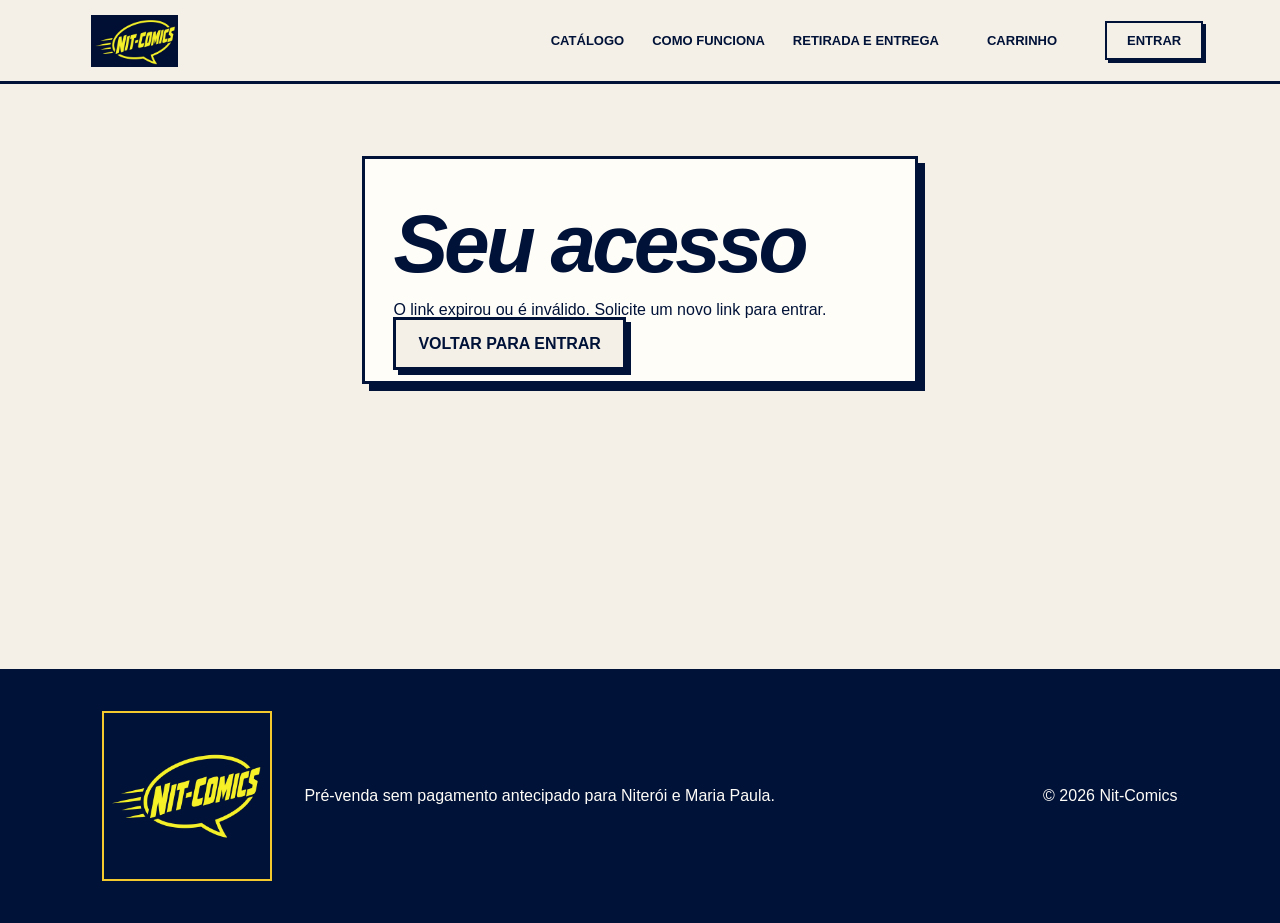
<file: auth/callback/index.html>
<!DOCTYPE html><html lang="pt-BR"><head><meta charSet="utf-8"/><meta name="viewport" content="width=device-width, initial-scale=1"/><link rel="preload" as="image" href="/nit-comics-logo.jpg"/><link rel="stylesheet" href="/_next/static/chunks/0oxv1mt6zklrn.css" data-precedence="next"/><link rel="preload" as="script" fetchPriority="low" href="/_next/static/chunks/2zjueh7t2vecu.js"/><script src="/_next/static/chunks/241i40m5udipu.js" async=""></script><script src="/_next/static/chunks/3pambyh5_fq2e.js" async=""></script><script src="/_next/static/chunks/1upe53-127sm4.js" async=""></script><script src="/_next/static/chunks/27jktro2p5rq9.js" async=""></script><script src="/_next/static/chunks/turbopack-1ah-cn3h57ip7.js" async=""></script><script src="/_next/static/chunks/1338q152l-gdk.js" async=""></script><script src="/_next/static/chunks/44sxce9wc79ga.js" async=""></script><script src="/_next/static/chunks/14mrh2-p_w84d.js" async=""></script><script src="/_next/static/chunks/2m8bjegtrtvp1.js" async=""></script><title>Nit-Comics | Pré-venda em Niterói e Maria Paula</title><meta name="description" content="Quadrinhos e mangás em pré-venda, sem pagamento antecipado e com entrega grátis em Niterói e Maria Paula."/><link rel="shortcut icon" href="/nit-comics-logo.jpg"/><link rel="icon" href="/nit-comics-logo.jpg"/><link rel="apple-touch-icon" href="/nit-comics-logo.jpg"/><script src="/_next/static/chunks/0cz1d0mv5g_q7.js" noModule=""></script></head><body><div hidden=""><!--$--><!--/$--></div><header class="site-header"><a class="brand" aria-label="Página inicial da Nit-Comics" href="/"><img alt="Nit-Comics" width="1024" height="1024" decoding="async" data-nimg="1" class="brand-logo" style="color:transparent" src="/nit-comics-logo.jpg"/></a><a class="mobile-catalog-link" href="/catalogo/">Catálogo</a><a class="mobile-cart-link" aria-label="Carrinho com 0 item(ns)" href="/checkout/"><svg viewBox="0 0 24 24" aria-hidden="true" focusable="false"><path d="M6 6h15l-1.5 8.5H8L6 6Zm0 0L5.3 3.5H2" fill="none" stroke="currentColor" stroke-width="2" stroke-linecap="round" stroke-linejoin="round"></path><circle cx="9" cy="19" r="1.5" fill="currentColor"></circle><circle cx="17" cy="19" r="1.5" fill="currentColor"></circle></svg></a><nav aria-label="Navegação principal"><a href="/catalogo/">Catálogo</a><a href="/#como-funciona">Como funciona</a><a href="/#entrega">Retirada e entrega</a></nav><a class="cart-link" aria-label="Carrinho com 0 item(ns)" href="/checkout/">Carrinho</a><a class="header-action" href="/login/">…</a></header><main><section class="page-shell narrow"><div class="panel"><h1 class="page-title">Seu acesso</h1><p role="status">Confirmando seu acesso…</p><a class="button secondary" href="../../login/">Voltar para entrar</a></div></section><!--$--><!--/$--></main><footer class="site-footer"><img alt="Nit-Comics" loading="lazy" width="1024" height="1024" decoding="async" data-nimg="1" class="footer-logo" style="color:transparent" src="/_next/static/media/nit-comics-logo.215bwmyagdbvr.png"/><p>Pré-venda sem pagamento antecipado para Niterói e Maria Paula.</p><p>© <!-- -->2026<!-- --> Nit-Comics</p></footer><script src="/_next/static/chunks/2zjueh7t2vecu.js" id="_R_" async=""></script><script>(self.__next_f=self.__next_f||[]).push([0])</script><script>self.__next_f.push([1,"1:\"$Sreact.fragment\"\n2:I[83009,[\"/_next/static/chunks/1338q152l-gdk.js\",\"/_next/static/chunks/44sxce9wc79ga.js\",\"/_next/static/chunks/14mrh2-p_w84d.js\"],\"AuthProvider\"]\n3:I[68943,[\"/_next/static/chunks/1338q152l-gdk.js\",\"/_next/static/chunks/44sxce9wc79ga.js\",\"/_next/static/chunks/14mrh2-p_w84d.js\"],\"CartProvider\"]\n4:I[83792,[\"/_next/static/chunks/1338q152l-gdk.js\",\"/_next/static/chunks/44sxce9wc79ga.js\",\"/_next/static/chunks/14mrh2-p_w84d.js\"],\"SiteHeader\"]\n5:I[39756,[\"/_next/static/chunks/1338q152l-gdk.js\",\"/_next/static/chunks/44sxce9wc79ga.js\",\"/_next/static/chunks/14mrh2-p_w84d.js\"],\"default\"]\n6:I[37457,[\"/_next/static/chunks/1338q152l-gdk.js\",\"/_next/static/chunks/44sxce9wc79ga.js\",\"/_next/static/chunks/14mrh2-p_w84d.js\"],\"default\"]\n7:I[5500,[\"/_next/static/chunks/1338q152l-gdk.js\",\"/_next/static/chunks/44sxce9wc79ga.js\",\"/_next/static/chunks/14mrh2-p_w84d.js\"],\"Image\"]\n8:I[47257,[\"/_next/static/chunks/1338q152l-gdk.js\",\"/_next/static/chunks/44sxce9wc79ga.js\",\"/_next/static/chunks/14mrh2-p_w84d.js\"],\"ClientPageRoot\"]\n9:I[38823,[\"/_next/static/chunks/1338q152l-gdk.js\",\"/_next/static/chunks/44sxce9wc79ga.js\",\"/_next/static/chunks/14mrh2-p_w84d.js\",\"/_next/static/chunks/2m8bjegtrtvp1.js\"],\"default\"]\nc:I[97367,[\"/_next/static/chunks/1338q152l-gdk.js\",\"/_next/static/chunks/44sxce9wc79ga.js\",\"/_next/static/chunks/14mrh2-p_w84d.js\"],\"OutletBoundary\"]\nd:\"$Sreact.suspense\"\n10:I[97367,[\"/_next/static/chunks/1338q152l-gdk.js\",\"/_next/static/chunks/44sxce9wc79ga.js\",\"/_next/static/chunks/14mrh2-p_w84d.js\"],\"ViewportBoundary\"]\n12:I[97367,[\"/_next/static/chunks/1338q152l-gdk.js\",\"/_next/static/chunks/44sxce9wc79ga.js\",\"/_next/static/chunks/14mrh2-p_w84d.js\"],\"MetadataBoundary\"]\n14:I[68027,[\"/_next/static/chunks/1338q152l-gdk.js\",\"/_next/static/chunks/44sxce9wc79ga.js\",\"/_next/static/chunks/14mrh2-p_w84d.js\"],\"default\",1]\n:HL[\"/_next/static/chunks/0oxv1mt6zklrn.css\",\"style\"]\n"])</script><script>self.__next_f.push([1,"0:{\"P\":null,\"c\":[\"\",\"auth\",\"callback\",\"\"],\"q\":\"\",\"i\":false,\"f\":[[[\"\",{\"children\":[\"auth\",{\"children\":[\"callback\",{\"children\":[\"__PAGE__\",{}]}]}]},\"$undefined\",\"$undefined\",16],[[\"$\",\"$1\",\"c\",{\"children\":[[[\"$\",\"link\",\"0\",{\"rel\":\"stylesheet\",\"href\":\"/_next/static/chunks/0oxv1mt6zklrn.css\",\"precedence\":\"next\",\"crossOrigin\":\"$undefined\",\"nonce\":\"$undefined\"}],[\"$\",\"script\",\"script-0\",{\"src\":\"/_next/static/chunks/1338q152l-gdk.js\",\"async\":true,\"nonce\":\"$undefined\"}],[\"$\",\"script\",\"script-1\",{\"src\":\"/_next/static/chunks/44sxce9wc79ga.js\",\"async\":true,\"nonce\":\"$undefined\"}],[\"$\",\"script\",\"script-2\",{\"src\":\"/_next/static/chunks/14mrh2-p_w84d.js\",\"async\":true,\"nonce\":\"$undefined\"}]],[\"$\",\"html\",null,{\"lang\":\"pt-BR\",\"children\":[\"$\",\"body\",null,{\"children\":[[\"$\",\"$L2\",null,{\"children\":[\"$\",\"$L3\",null,{\"children\":[[\"$\",\"$L4\",null,{}],[\"$\",\"main\",null,{\"children\":[\"$\",\"$L5\",null,{\"parallelRouterKey\":\"children\",\"error\":\"$undefined\",\"errorStyles\":\"$undefined\",\"errorScripts\":\"$undefined\",\"template\":[\"$\",\"$L6\",null,{}],\"templateStyles\":\"$undefined\",\"templateScripts\":\"$undefined\",\"notFound\":[[[\"$\",\"title\",null,{\"children\":\"404: This page could not be found.\"}],[\"$\",\"div\",null,{\"style\":{\"fontFamily\":\"system-ui,\\\"Segoe UI\\\",Roboto,Helvetica,Arial,sans-serif,\\\"Apple Color Emoji\\\",\\\"Segoe UI Emoji\\\"\",\"height\":\"100vh\",\"textAlign\":\"center\",\"display\":\"flex\",\"flexDirection\":\"column\",\"alignItems\":\"center\",\"justifyContent\":\"center\"},\"children\":[\"$\",\"div\",null,{\"children\":[[\"$\",\"style\",null,{\"dangerouslySetInnerHTML\":{\"__html\":\"body{color:#000;background:#fff;margin:0}.next-error-h1{border-right:1px solid rgba(0,0,0,.3)}@media (prefers-color-scheme:dark){body{color:#fff;background:#000}.next-error-h1{border-right:1px solid rgba(255,255,255,.3)}}\"}}],[\"$\",\"h1\",null,{\"className\":\"next-error-h1\",\"style\":{\"display\":\"inline-block\",\"margin\":\"0 20px 0 0\",\"padding\":\"0 23px 0 0\",\"fontSize\":24,\"fontWeight\":500,\"verticalAlign\":\"top\",\"lineHeight\":\"49px\"},\"children\":404}],[\"$\",\"div\",null,{\"style\":{\"display\":\"inline-block\"},\"children\":[\"$\",\"h2\",null,{\"style\":{\"fontSize\":14,\"fontWeight\":400,\"lineHeight\":\"49px\",\"margin\":0},\"children\":\"This page could not be found.\"}]}]]}]}]],[]],\"forbidden\":\"$undefined\",\"unauthorized\":\"$undefined\"}]}]]}]}],[\"$\",\"footer\",null,{\"className\":\"site-footer\",\"children\":[[\"$\",\"$L7\",null,{\"className\":\"footer-logo\",\"src\":{\"src\":\"/_next/static/media/nit-comics-logo.215bwmyagdbvr.png\",\"width\":1024,\"height\":1024,\"blurWidth\":8,\"blurHeight\":8,\"blurDataURL\":\"[data-uri]\"},\"alt\":\"Nit-Comics\"}],[\"$\",\"p\",null,{\"children\":\"Pré-venda sem pagamento antecipado para Niterói e Maria Paula.\"}],[\"$\",\"p\",null,{\"children\":[\"© \",2026,\" Nit-Comics\"]}]]}]]}]}]]}],{\"children\":[[\"$\",\"$1\",\"c\",{\"children\":[null,[\"$\",\"$L5\",null,{\"parallelRouterKey\":\"children\",\"error\":\"$undefined\",\"errorStyles\":\"$undefined\",\"errorScripts\":\"$undefined\",\"template\":[\"$\",\"$L6\",null,{}],\"templateStyles\":\"$undefined\",\"templateScripts\":\"$undefined\",\"notFound\":\"$undefined\",\"forbidden\":\"$undefined\",\"unauthorized\":\"$undefined\"}]]}],{\"children\":[[\"$\",\"$1\",\"c\",{\"children\":[null,[\"$\",\"$L5\",null,{\"parallelRouterKey\":\"children\",\"error\":\"$undefined\",\"errorStyles\":\"$undefined\",\"errorScripts\":\"$undefined\",\"template\":[\"$\",\"$L6\",null,{}],\"templateStyles\":\"$undefined\",\"templateScripts\":\"$undefined\",\"notFound\":\"$undefined\",\"forbidden\":\"$undefined\",\"unauthorized\":\"$undefined\"}]]}],{\"children\":[[\"$\",\"$1\",\"c\",{\"children\":[[\"$\",\"$L8\",null,{\"Component\":\"$9\",\"serverProvidedParams\":{\"searchParams\":{},\"params\":{},\"promises\":[\"$@a\",\"$@b\"]}}],[[\"$\",\"script\",\"script-0\",{\"src\":\"/_next/static/chunks/2m8bjegtrtvp1.js\",\"async\":true,\"nonce\":\"$undefined\"}]],[\"$\",\"$Lc\",null,{\"children\":[\"$\",\"$d\",null,{\"name\":\"Next.MetadataOutlet\",\"children\":\"$@e\"}]}]]}],{},null,false,null]},null,false,\"$@f\"]},null,false,\"$@f\"]},null,false,null],[\"$\",\"$1\",\"h\",{\"children\":[null,[\"$\",\"$L10\",null,{\"children\":\"$L11\"}],[\"$\",\"div\",null,{\"hidden\":true,\"children\":[\"$\",\"$L12\",null,{\"children\":[\"$\",\"$d\",null,{\"name\":\"Next.Metadata\",\"children\":\"$L13\"}]}]}],null]}],false]],\"m\":\"$undefined\",\"G\":[\"$14\",[[\"$\",\"link\",\"0\",{\"rel\":\"stylesheet\",\"href\":\"/_next/static/chunks/0oxv1mt6zklrn.css\",\"precedence\":\"next\",\"crossOrigin\":\"$undefined\",\"nonce\":\"$undefined\"}]]],\"S\":true,\"h\":null,\"s\":\"$undefined\",\"l\":\"$undefined\",\"p\":\"$undefined\",\"d\":\"$undefined\",\"b\":\"1OPTpQeQq8cxJeIq_DFwF\"}\n"])</script><script>self.__next_f.push([1,"15:[]\nf:\"$W15\"\na:{}\nb:\"$0:f:0:1:1:children:1:children:1:children:0:props:children:0:props:serverProvidedParams:params\"\n"])</script><script>self.__next_f.push([1,"11:[[\"$\",\"meta\",\"0\",{\"charSet\":\"utf-8\"}],[\"$\",\"meta\",\"1\",{\"name\":\"viewport\",\"content\":\"width=device-width, initial-scale=1\"}]]\n"])</script><script>self.__next_f.push([1,"16:I[27201,[\"/_next/static/chunks/1338q152l-gdk.js\",\"/_next/static/chunks/44sxce9wc79ga.js\",\"/_next/static/chunks/14mrh2-p_w84d.js\"],\"IconMark\"]\ne:null\n13:[[\"$\",\"title\",\"0\",{\"children\":\"Nit-Comics | Pré-venda em Niterói e Maria Paula\"}],[\"$\",\"meta\",\"1\",{\"name\":\"description\",\"content\":\"Quadrinhos e mangás em pré-venda, sem pagamento antecipado e com entrega grátis em Niterói e Maria Paula.\"}],[\"$\",\"link\",\"2\",{\"rel\":\"shortcut icon\",\"href\":\"/nit-comics-logo.jpg\"}],[\"$\",\"link\",\"3\",{\"rel\":\"icon\",\"href\":\"/nit-comics-logo.jpg\"}],[\"$\",\"link\",\"4\",{\"rel\":\"apple-touch-icon\",\"href\":\"/nit-comics-logo.jpg\"}],[\"$\",\"$L16\",\"5\",{}]]\n"])</script></body></html>
</file>
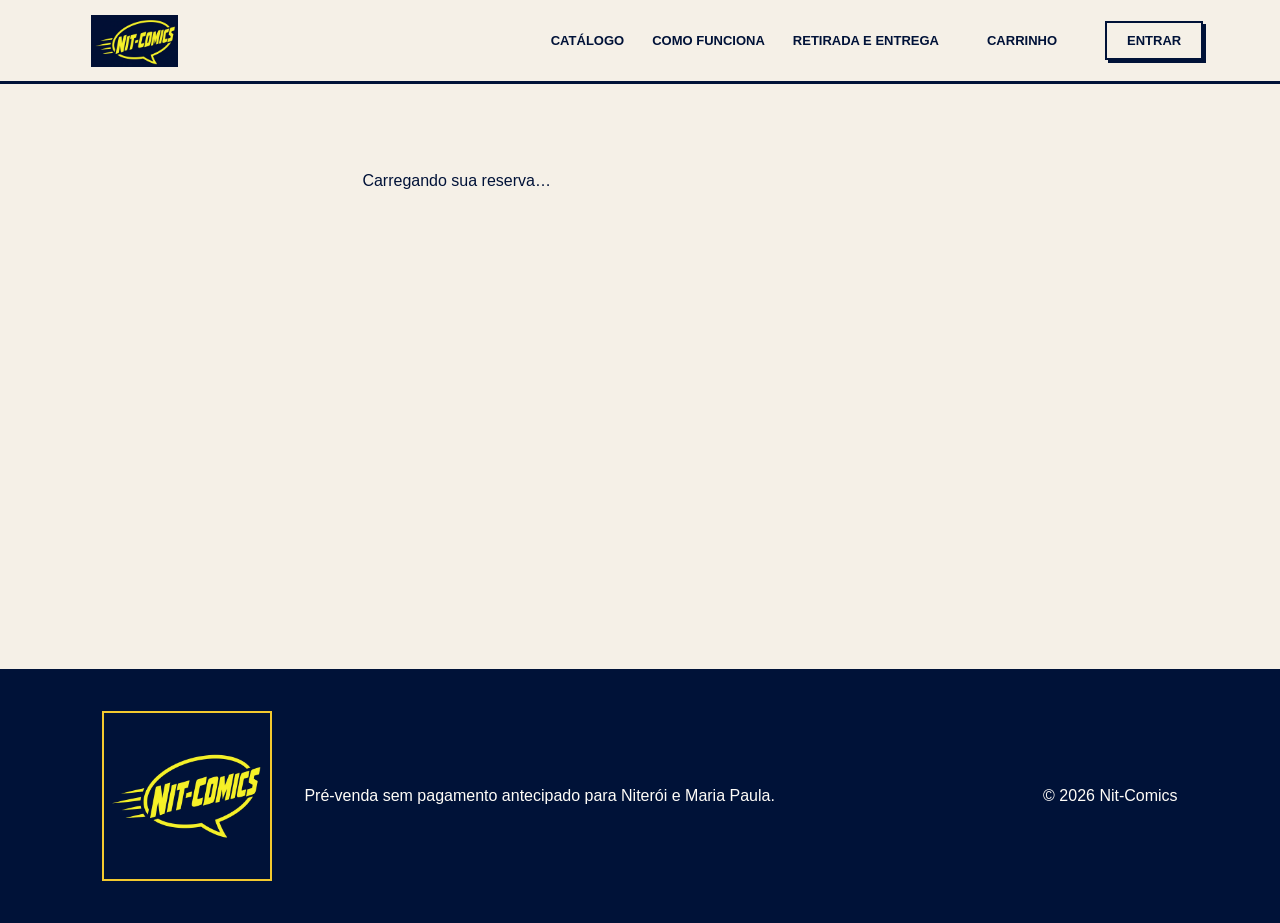
<file: checkout/complete/index.html>
<!DOCTYPE html><html lang="pt-BR"><head><meta charSet="utf-8"/><meta name="viewport" content="width=device-width, initial-scale=1"/><link rel="preload" as="image" href="/nit-comics-logo.jpg"/><link rel="stylesheet" href="/_next/static/chunks/0oxv1mt6zklrn.css" data-precedence="next"/><link rel="preload" as="script" fetchPriority="low" href="/_next/static/chunks/2zjueh7t2vecu.js"/><script src="/_next/static/chunks/241i40m5udipu.js" async=""></script><script src="/_next/static/chunks/3pambyh5_fq2e.js" async=""></script><script src="/_next/static/chunks/1upe53-127sm4.js" async=""></script><script src="/_next/static/chunks/27jktro2p5rq9.js" async=""></script><script src="/_next/static/chunks/turbopack-1ah-cn3h57ip7.js" async=""></script><script src="/_next/static/chunks/1338q152l-gdk.js" async=""></script><script src="/_next/static/chunks/44sxce9wc79ga.js" async=""></script><script src="/_next/static/chunks/14mrh2-p_w84d.js" async=""></script><script src="/_next/static/chunks/22lf01um2oyv7.js" async=""></script><title>Nit-Comics | Pré-venda em Niterói e Maria Paula</title><meta name="description" content="Quadrinhos e mangás em pré-venda, sem pagamento antecipado e com entrega grátis em Niterói e Maria Paula."/><link rel="shortcut icon" href="/nit-comics-logo.jpg"/><link rel="icon" href="/nit-comics-logo.jpg"/><link rel="apple-touch-icon" href="/nit-comics-logo.jpg"/><script src="/_next/static/chunks/0cz1d0mv5g_q7.js" noModule=""></script></head><body><div hidden=""><!--$--><!--/$--></div><header class="site-header"><a class="brand" aria-label="Página inicial da Nit-Comics" href="/"><img alt="Nit-Comics" width="1024" height="1024" decoding="async" data-nimg="1" class="brand-logo" style="color:transparent" src="/nit-comics-logo.jpg"/></a><a class="mobile-catalog-link" href="/catalogo/">Catálogo</a><a class="mobile-cart-link" aria-label="Carrinho com 0 item(ns)" href="/checkout/"><svg viewBox="0 0 24 24" aria-hidden="true" focusable="false"><path d="M6 6h15l-1.5 8.5H8L6 6Zm0 0L5.3 3.5H2" fill="none" stroke="currentColor" stroke-width="2" stroke-linecap="round" stroke-linejoin="round"></path><circle cx="9" cy="19" r="1.5" fill="currentColor"></circle><circle cx="17" cy="19" r="1.5" fill="currentColor"></circle></svg></a><nav aria-label="Navegação principal"><a href="/catalogo/">Catálogo</a><a href="/#como-funciona">Como funciona</a><a href="/#entrega">Retirada e entrega</a></nav><a class="cart-link" aria-label="Carrinho com 0 item(ns)" href="/checkout/">Carrinho</a><a class="header-action" href="/login/">…</a></header><main><section class="page-shell narrow"><p>Carregando sua reserva…</p></section><!--$--><!--/$--></main><footer class="site-footer"><img alt="Nit-Comics" loading="lazy" width="1024" height="1024" decoding="async" data-nimg="1" class="footer-logo" style="color:transparent" src="/_next/static/media/nit-comics-logo.215bwmyagdbvr.png"/><p>Pré-venda sem pagamento antecipado para Niterói e Maria Paula.</p><p>© <!-- -->2026<!-- --> Nit-Comics</p></footer><script src="/_next/static/chunks/2zjueh7t2vecu.js" id="_R_" async=""></script><script>(self.__next_f=self.__next_f||[]).push([0])</script><script>self.__next_f.push([1,"1:\"$Sreact.fragment\"\n2:I[83009,[\"/_next/static/chunks/1338q152l-gdk.js\",\"/_next/static/chunks/44sxce9wc79ga.js\",\"/_next/static/chunks/14mrh2-p_w84d.js\"],\"AuthProvider\"]\n3:I[68943,[\"/_next/static/chunks/1338q152l-gdk.js\",\"/_next/static/chunks/44sxce9wc79ga.js\",\"/_next/static/chunks/14mrh2-p_w84d.js\"],\"CartProvider\"]\n4:I[83792,[\"/_next/static/chunks/1338q152l-gdk.js\",\"/_next/static/chunks/44sxce9wc79ga.js\",\"/_next/static/chunks/14mrh2-p_w84d.js\"],\"SiteHeader\"]\n5:I[39756,[\"/_next/static/chunks/1338q152l-gdk.js\",\"/_next/static/chunks/44sxce9wc79ga.js\",\"/_next/static/chunks/14mrh2-p_w84d.js\"],\"default\"]\n6:I[37457,[\"/_next/static/chunks/1338q152l-gdk.js\",\"/_next/static/chunks/44sxce9wc79ga.js\",\"/_next/static/chunks/14mrh2-p_w84d.js\"],\"default\"]\n7:I[5500,[\"/_next/static/chunks/1338q152l-gdk.js\",\"/_next/static/chunks/44sxce9wc79ga.js\",\"/_next/static/chunks/14mrh2-p_w84d.js\"],\"Image\"]\n8:I[47257,[\"/_next/static/chunks/1338q152l-gdk.js\",\"/_next/static/chunks/44sxce9wc79ga.js\",\"/_next/static/chunks/14mrh2-p_w84d.js\"],\"ClientPageRoot\"]\n9:I[70759,[\"/_next/static/chunks/1338q152l-gdk.js\",\"/_next/static/chunks/44sxce9wc79ga.js\",\"/_next/static/chunks/14mrh2-p_w84d.js\",\"/_next/static/chunks/22lf01um2oyv7.js\"],\"default\"]\nc:I[97367,[\"/_next/static/chunks/1338q152l-gdk.js\",\"/_next/static/chunks/44sxce9wc79ga.js\",\"/_next/static/chunks/14mrh2-p_w84d.js\"],\"OutletBoundary\"]\nd:\"$Sreact.suspense\"\n10:I[97367,[\"/_next/static/chunks/1338q152l-gdk.js\",\"/_next/static/chunks/44sxce9wc79ga.js\",\"/_next/static/chunks/14mrh2-p_w84d.js\"],\"ViewportBoundary\"]\n12:I[97367,[\"/_next/static/chunks/1338q152l-gdk.js\",\"/_next/static/chunks/44sxce9wc79ga.js\",\"/_next/static/chunks/14mrh2-p_w84d.js\"],\"MetadataBoundary\"]\n14:I[68027,[\"/_next/static/chunks/1338q152l-gdk.js\",\"/_next/static/chunks/44sxce9wc79ga.js\",\"/_next/static/chunks/14mrh2-p_w84d.js\"],\"default\",1]\n:HL[\"/_next/static/chunks/0oxv1mt6zklrn.css\",\"style\"]\n"])</script><script>self.__next_f.push([1,"0:{\"P\":null,\"c\":[\"\",\"checkout\",\"complete\",\"\"],\"q\":\"\",\"i\":false,\"f\":[[[\"\",{\"children\":[\"checkout\",{\"children\":[\"complete\",{\"children\":[\"__PAGE__\",{}]}]}]},\"$undefined\",\"$undefined\",16],[[\"$\",\"$1\",\"c\",{\"children\":[[[\"$\",\"link\",\"0\",{\"rel\":\"stylesheet\",\"href\":\"/_next/static/chunks/0oxv1mt6zklrn.css\",\"precedence\":\"next\",\"crossOrigin\":\"$undefined\",\"nonce\":\"$undefined\"}],[\"$\",\"script\",\"script-0\",{\"src\":\"/_next/static/chunks/1338q152l-gdk.js\",\"async\":true,\"nonce\":\"$undefined\"}],[\"$\",\"script\",\"script-1\",{\"src\":\"/_next/static/chunks/44sxce9wc79ga.js\",\"async\":true,\"nonce\":\"$undefined\"}],[\"$\",\"script\",\"script-2\",{\"src\":\"/_next/static/chunks/14mrh2-p_w84d.js\",\"async\":true,\"nonce\":\"$undefined\"}]],[\"$\",\"html\",null,{\"lang\":\"pt-BR\",\"children\":[\"$\",\"body\",null,{\"children\":[[\"$\",\"$L2\",null,{\"children\":[\"$\",\"$L3\",null,{\"children\":[[\"$\",\"$L4\",null,{}],[\"$\",\"main\",null,{\"children\":[\"$\",\"$L5\",null,{\"parallelRouterKey\":\"children\",\"error\":\"$undefined\",\"errorStyles\":\"$undefined\",\"errorScripts\":\"$undefined\",\"template\":[\"$\",\"$L6\",null,{}],\"templateStyles\":\"$undefined\",\"templateScripts\":\"$undefined\",\"notFound\":[[[\"$\",\"title\",null,{\"children\":\"404: This page could not be found.\"}],[\"$\",\"div\",null,{\"style\":{\"fontFamily\":\"system-ui,\\\"Segoe UI\\\",Roboto,Helvetica,Arial,sans-serif,\\\"Apple Color Emoji\\\",\\\"Segoe UI Emoji\\\"\",\"height\":\"100vh\",\"textAlign\":\"center\",\"display\":\"flex\",\"flexDirection\":\"column\",\"alignItems\":\"center\",\"justifyContent\":\"center\"},\"children\":[\"$\",\"div\",null,{\"children\":[[\"$\",\"style\",null,{\"dangerouslySetInnerHTML\":{\"__html\":\"body{color:#000;background:#fff;margin:0}.next-error-h1{border-right:1px solid rgba(0,0,0,.3)}@media (prefers-color-scheme:dark){body{color:#fff;background:#000}.next-error-h1{border-right:1px solid rgba(255,255,255,.3)}}\"}}],[\"$\",\"h1\",null,{\"className\":\"next-error-h1\",\"style\":{\"display\":\"inline-block\",\"margin\":\"0 20px 0 0\",\"padding\":\"0 23px 0 0\",\"fontSize\":24,\"fontWeight\":500,\"verticalAlign\":\"top\",\"lineHeight\":\"49px\"},\"children\":404}],[\"$\",\"div\",null,{\"style\":{\"display\":\"inline-block\"},\"children\":[\"$\",\"h2\",null,{\"style\":{\"fontSize\":14,\"fontWeight\":400,\"lineHeight\":\"49px\",\"margin\":0},\"children\":\"This page could not be found.\"}]}]]}]}]],[]],\"forbidden\":\"$undefined\",\"unauthorized\":\"$undefined\"}]}]]}]}],[\"$\",\"footer\",null,{\"className\":\"site-footer\",\"children\":[[\"$\",\"$L7\",null,{\"className\":\"footer-logo\",\"src\":{\"src\":\"/_next/static/media/nit-comics-logo.215bwmyagdbvr.png\",\"width\":1024,\"height\":1024,\"blurWidth\":8,\"blurHeight\":8,\"blurDataURL\":\"[data-uri]\"},\"alt\":\"Nit-Comics\"}],[\"$\",\"p\",null,{\"children\":\"Pré-venda sem pagamento antecipado para Niterói e Maria Paula.\"}],[\"$\",\"p\",null,{\"children\":[\"© \",2026,\" Nit-Comics\"]}]]}]]}]}]]}],{\"children\":[[\"$\",\"$1\",\"c\",{\"children\":[null,[\"$\",\"$L5\",null,{\"parallelRouterKey\":\"children\",\"error\":\"$undefined\",\"errorStyles\":\"$undefined\",\"errorScripts\":\"$undefined\",\"template\":[\"$\",\"$L6\",null,{}],\"templateStyles\":\"$undefined\",\"templateScripts\":\"$undefined\",\"notFound\":\"$undefined\",\"forbidden\":\"$undefined\",\"unauthorized\":\"$undefined\"}]]}],{\"children\":[[\"$\",\"$1\",\"c\",{\"children\":[null,[\"$\",\"$L5\",null,{\"parallelRouterKey\":\"children\",\"error\":\"$undefined\",\"errorStyles\":\"$undefined\",\"errorScripts\":\"$undefined\",\"template\":[\"$\",\"$L6\",null,{}],\"templateStyles\":\"$undefined\",\"templateScripts\":\"$undefined\",\"notFound\":\"$undefined\",\"forbidden\":\"$undefined\",\"unauthorized\":\"$undefined\"}]]}],{\"children\":[[\"$\",\"$1\",\"c\",{\"children\":[[\"$\",\"$L8\",null,{\"Component\":\"$9\",\"serverProvidedParams\":{\"searchParams\":{},\"params\":{},\"promises\":[\"$@a\",\"$@b\"]}}],[[\"$\",\"script\",\"script-0\",{\"src\":\"/_next/static/chunks/22lf01um2oyv7.js\",\"async\":true,\"nonce\":\"$undefined\"}]],[\"$\",\"$Lc\",null,{\"children\":[\"$\",\"$d\",null,{\"name\":\"Next.MetadataOutlet\",\"children\":\"$@e\"}]}]]}],{},null,false,null]},null,false,\"$@f\"]},null,false,\"$@f\"]},null,false,null],[\"$\",\"$1\",\"h\",{\"children\":[null,[\"$\",\"$L10\",null,{\"children\":\"$L11\"}],[\"$\",\"div\",null,{\"hidden\":true,\"children\":[\"$\",\"$L12\",null,{\"children\":[\"$\",\"$d\",null,{\"name\":\"Next.Metadata\",\"children\":\"$L13\"}]}]}],null]}],false]],\"m\":\"$undefined\",\"G\":[\"$14\",[[\"$\",\"link\",\"0\",{\"rel\":\"stylesheet\",\"href\":\"/_next/static/chunks/0oxv1mt6zklrn.css\",\"precedence\":\"next\",\"crossOrigin\":\"$undefined\",\"nonce\":\"$undefined\"}]]],\"S\":true,\"h\":null,\"s\":\"$undefined\",\"l\":\"$undefined\",\"p\":\"$undefined\",\"d\":\"$undefined\",\"b\":\"1OPTpQeQq8cxJeIq_DFwF\"}\n"])</script><script>self.__next_f.push([1,"15:[]\nf:\"$W15\"\na:{}\nb:\"$0:f:0:1:1:children:1:children:1:children:0:props:children:0:props:serverProvidedParams:params\"\n"])</script><script>self.__next_f.push([1,"11:[[\"$\",\"meta\",\"0\",{\"charSet\":\"utf-8\"}],[\"$\",\"meta\",\"1\",{\"name\":\"viewport\",\"content\":\"width=device-width, initial-scale=1\"}]]\n"])</script><script>self.__next_f.push([1,"16:I[27201,[\"/_next/static/chunks/1338q152l-gdk.js\",\"/_next/static/chunks/44sxce9wc79ga.js\",\"/_next/static/chunks/14mrh2-p_w84d.js\"],\"IconMark\"]\ne:null\n13:[[\"$\",\"title\",\"0\",{\"children\":\"Nit-Comics | Pré-venda em Niterói e Maria Paula\"}],[\"$\",\"meta\",\"1\",{\"name\":\"description\",\"content\":\"Quadrinhos e mangás em pré-venda, sem pagamento antecipado e com entrega grátis em Niterói e Maria Paula.\"}],[\"$\",\"link\",\"2\",{\"rel\":\"shortcut icon\",\"href\":\"/nit-comics-logo.jpg\"}],[\"$\",\"link\",\"3\",{\"rel\":\"icon\",\"href\":\"/nit-comics-logo.jpg\"}],[\"$\",\"link\",\"4\",{\"rel\":\"apple-touch-icon\",\"href\":\"/nit-comics-logo.jpg\"}],[\"$\",\"$L16\",\"5\",{}]]\n"])</script></body></html>
</file>
<file: _next/static/chunks/0oxv1mt6zklrn.css>
:root{--ink:#001238;--navy:#001238;--paper:#f5f0e7;--red:#e23d28;--yellow:#f3c92e;--blue:#2874c7;--white:#fffdf8}*{box-sizing:border-box}html{scroll-behavior:smooth}body{color:var(--ink);background:var(--paper);margin:0;font-family:Arial,Helvetica,sans-serif}a{color:inherit;text-decoration:none}.site-header{border-bottom:3px solid var(--ink);background:var(--paper);align-items:center;gap:48px;height:84px;padding:0 clamp(20px,6vw,88px);display:flex}.brand{flex:none;justify-content:center;align-items:center;width:clamp(92px,9vw,124px);height:52px;line-height:0;display:flex}.brand-logo{object-fit:contain;object-position:center;width:100%;height:100%;box-shadow:none;border:0;display:block;transform:none}.mobile-catalog-link{text-transform:uppercase;white-space:nowrap;margin-left:auto;padding:10px 0;font-size:13px;font-weight:900;display:none}.mobile-cart-link{width:42px;height:42px;color:var(--ink);justify-content:center;align-items:center;display:none;position:relative}.mobile-cart-link svg{width:24px;height:24px}.mobile-cart-count{background:var(--red);min-width:18px;height:18px;color:var(--white);text-align:center;border-radius:999px;padding:0 4px;font-size:10px;font-weight:900;line-height:18px;position:absolute;top:-4px;right:-4px}nav{text-transform:uppercase;gap:28px;margin-left:auto;font-size:13px;font-weight:800;display:flex}.header-action{border:2px solid var(--ink);box-shadow:3px 3px 0 var(--ink);text-transform:uppercase;padding:10px 20px;font-size:13px;font-weight:900}.cart-link{text-transform:uppercase;white-space:nowrap;font-size:13px;font-weight:900}.hero{border-bottom:3px solid var(--ink);background:var(--yellow);min-height:620px;padding:88px clamp(24px,8vw,120px);position:relative;overflow:hidden}.hero:after{content:"";background:repeating-radial-gradient(circle at 80% 40%,#1515152e 0 1px,#0000 2px 8px);position:absolute;inset:0 0 0 58%;transform:skew(-10deg)}.eyebrow,.section-kicker{width:fit-content;color:var(--white);background:var(--ink);letter-spacing:1.5px;padding:7px 10px;font-size:12px;font-weight:900}h1{z-index:1;letter-spacing:-6px;max-width:780px;margin:24px 0 18px;font-size:clamp(56px,8vw,112px);font-style:italic;line-height:.78;position:relative}h1 span{color:var(--red);text-shadow:3px 3px 0 var(--ink);-webkit-text-stroke:2px var(--ink)}.hero-copy{z-index:3;max-width:520px;font-size:20px;font-weight:600;line-height:1.45;position:relative}.hero-actions{z-index:1;flex-wrap:wrap;gap:14px;margin-top:30px;display:flex;position:relative}.button{border:3px solid var(--ink);text-transform:uppercase;box-shadow:5px 5px 0 var(--ink);padding:15px 22px;font-weight:900}.primary{color:var(--white);background:var(--red)}.secondary{background:var(--paper)}.hero-logo-panel{z-index:1;border:4px solid var(--ink);background:var(--navy);width:min(44vw,570px);padding:12px;position:absolute;top:13%;right:3%;transform:rotate(-4deg);box-shadow:12px 12px #0012383d}.hero-logo-panel:after{content:"";border-right:4px solid var(--ink);border-bottom:4px solid var(--ink);background:var(--navy);width:58px;height:58px;position:absolute;bottom:-34px;right:8%;transform:skew(22deg)rotate(45deg)}.hero-logo-panel img{z-index:1;width:100%;height:auto;display:block;position:relative}.speed-lines{background:repeating-linear-gradient(170deg, transparent 0 9px, var(--ink) 10px 14px, transparent 15px 21px);width:92px;height:60px;position:absolute;top:40%;left:-64px;transform:skew(-22deg)}.hero-card{z-index:4;border:3px solid var(--ink);background:var(--red);width:190px;height:190px;color:var(--white);text-align:center;box-shadow:8px 8px 0 var(--ink);border-radius:50%;place-content:center;display:grid;position:absolute;bottom:8%;right:8%;transform:rotate(8deg)}.hero-card strong{font-size:23px}.progress-section,.catalog-preview,.steps,.local{padding:76px clamp(24px,8vw,120px)}.progress-section{color:var(--white);background:var(--ink);grid-template-columns:1fr 1fr;gap:60px;display:grid}h2{letter-spacing:-3px;margin:20px 0;font-size:clamp(38px,5vw,68px);line-height:.96}.progress-card{border:2px solid var(--white);align-self:center;padding:28px}.progress-copy{justify-content:space-between;gap:16px;margin-bottom:18px;display:flex}.progress-copy span,.progress-card small{color:#bcb8b0}.progress-track{border:2px solid var(--white);background:#333;height:22px}.progress-track span{background:var(--yellow);width:12%;height:100%;display:block}.progress-card small{margin-top:14px;display:block}.catalog-preview{background:var(--paper)}.section-heading{justify-content:space-between;align-items:end;gap:40px;display:flex}.section-heading span{max-width:420px;line-height:1.5}.empty-catalog{border:3px solid var(--ink);background:var(--white);box-shadow:8px 8px 0 var(--ink);align-items:center;gap:26px;margin-top:50px;padding:36px;display:flex}.burst{background:var(--yellow);clip-path:polygon(50% 0,61% 30%,85% 15%,72% 39%,100% 50%,72% 61%,85% 85%,61% 70%,50% 100%,39% 70%,15% 85%,28% 61%,0 50%,28% 39%,15% 15%,39% 30%);text-align:center;flex:none;place-content:center;width:100px;height:100px;font-weight:950;display:grid}.empty-catalog strong{font-size:24px}.steps{background:var(--red)}.step-grid{grid-template-columns:repeat(3,1fr);gap:20px;margin-top:46px;display:grid}.step-grid article{border:3px solid var(--ink);background:var(--paper);box-shadow:6px 6px 0 var(--ink);padding:28px}.step-grid article>span{color:var(--red);font-size:44px;font-weight:950}.step-grid h3{font-size:23px}.step-grid p{line-height:1.5}.local{background:var(--blue);color:var(--white);grid-template-columns:1fr 1.4fr;gap:60px;display:grid}.local em{color:var(--yellow)}.local-options{grid-template-columns:1fr 1fr;gap:18px;display:grid}.local-options article{border:3px solid var(--ink);background:var(--paper);color:var(--ink);box-shadow:6px 6px 0 var(--ink);padding:28px}.local-options strong{color:var(--red);font-size:52px}.local-options p{line-height:1.5}.notice{border-block:3px solid var(--ink);background:var(--yellow);gap:30px;padding:26px clamp(24px,8vw,120px);display:flex}.notice strong{text-transform:uppercase;flex:none}.notice p{margin:0}.site-footer{background:var(--ink);color:var(--white);align-items:center;gap:32px;padding:42px clamp(24px,8vw,120px);display:flex}.footer-logo{border:2px solid var(--yellow);width:170px;height:auto}.site-footer p:last-child{margin-left:auto}.page-shell{min-height:65vh;padding:72px clamp(24px,8vw,120px)}.page-shell.narrow{max-width:760px;margin:auto}.page-title{letter-spacing:-4px;margin:20px 0;font-size:clamp(48px,7vw,82px);line-height:.9}.panel{border:3px solid var(--ink);background:var(--white);box-shadow:7px 7px 0 var(--ink);padding:28px}.panel h2,.catalog-layout h2{letter-spacing:-1px;margin-top:0;font-size:30px}.form-stack{gap:12px;margin:30px 0;display:grid}.form-stack label{margin-top:8px;font-weight:800}input,select{border:2px solid var(--ink);background:var(--white);width:100%;color:var(--ink);font:inherit;padding:14px}button{color:inherit;font:inherit;cursor:pointer}button:disabled{cursor:wait;opacity:.65}.success{background:#d9f4df;padding:12px;font-weight:700}.error{color:#9d1d0e;font-weight:700}.muted{color:#666}.text-button{background:0 0;border:0;text-decoration:underline}.account-grid{grid-template-columns:minmax(280px,.8fr) minmax(0,1.2fr);align-items:start;gap:30px;margin-top:36px;display:grid}.profile-panel-head{justify-content:space-between;align-items:flex-start;gap:16px;display:flex}.profile-toggle{text-transform:uppercase;padding:0;font-size:13px;font-weight:900;display:none}.profile-fields{gap:12px;display:grid}.orders-panel{min-width:0}.orders-empty{border:2px dashed var(--ink);background:var(--paper);padding:22px}.orders-empty strong{font-size:19px}.order-card{border:2px solid var(--ink);background:var(--paper);margin-top:18px;padding:18px}.order-card-heading,.order-card-footer,.order-items li{justify-content:space-between;gap:14px;display:flex}.order-card-heading{align-items:flex-start}.order-card-heading p{color:#555;margin:5px 0 0;font-size:13px}.order-number{font-size:18px;font-weight:900}.order-status{border:1px solid var(--ink);background:var(--yellow);text-align:center;text-transform:uppercase;flex:none;padding:6px 8px;font-size:11px;font-weight:900}.status-delivered{color:var(--white);background:var(--blue)}.status-canceled,.status-refunded{color:var(--white);background:#666}.order-items{border-block:1px solid var(--ink);gap:8px;margin:18px 0;padding:14px 0;list-style:none;display:grid}.order-items li{font-size:14px}.order-card-footer{align-items:baseline;font-size:13px}.order-card-footer strong{color:var(--red);font-size:16px}.order-cancel{color:#9d1d0e;margin-top:18px;font-size:13px;font-weight:800}.account-notice{margin-top:28px}.modal-backdrop{z-index:20;background:#001238b8;place-items:center;padding:24px;display:grid;position:fixed;inset:0}.confirm-modal{border:3px solid var(--ink);background:var(--paper);width:min(100%,520px);box-shadow:9px 9px 0 var(--ink);padding:30px}.confirm-modal .section-kicker{margin:0 0 22px}.confirm-modal h2{margin:0 0 14px;font-size:clamp(34px,6vw,52px)}.confirm-modal p:not(.section-kicker){line-height:1.5}.confirm-actions{flex-wrap:wrap;justify-content:flex-end;gap:14px;margin-top:28px;display:flex}.confirm-actions .button{box-shadow:4px 4px 0 var(--ink)}.catalog-hero{border-bottom:3px solid var(--ink);background:var(--yellow);padding:70px clamp(24px,8vw,120px)}.catalog-hero p:last-child{max-width:700px;font-size:19px}.catalog-layout{grid-template-columns:minmax(280px,.7fr) 2fr;gap:50px;padding:70px clamp(24px,6vw,90px);display:grid}.catalog-layout .progress-card{border-color:var(--ink);background:var(--ink);color:var(--white);box-shadow:6px 6px 0 var(--blue)}.catalog-sidebar{align-content:start;gap:24px;display:grid}.catalog-filter-panel{border:3px solid var(--ink);background:var(--white);box-shadow:6px 6px 0 var(--ink);gap:14px;padding:22px;display:grid}.catalog-filter-panel strong{font-size:20px}.catalog-filter-panel label{gap:8px;font-weight:800;display:grid}.catalog-filter-panel input,.catalog-filter-panel select{min-height:56px}.catalog-note{border:2px solid var(--ink);background:var(--yellow);margin-top:30px;padding:20px}.product-grid{grid-template-columns:repeat(2,minmax(0,1fr));gap:26px;margin-top:36px;display:grid}.product-card{border:3px solid var(--ink);background:var(--white);box-shadow:7px 7px 0 var(--ink);overflow:hidden}.product-cover{border-bottom:3px solid var(--ink);background:var(--blue);min-height:280px;color:var(--white);place-items:center;font-weight:800;display:grid;overflow:hidden}.product-cover img{object-fit:cover;width:100%;height:100%;max-height:360px}.product-body{padding:22px}.product-body h3{margin:9px 0;font-size:24px}.product-meta{text-transform:uppercase;font-size:12px;font-weight:800}.status-badge{background:var(--yellow);text-transform:uppercase;padding:5px 8px;font-size:11px;font-weight:900}.product-prices{justify-content:space-between;align-items:end;gap:10px;margin-top:20px;display:flex}.product-prices strong{color:var(--red);font-size:25px}.product-prices span{font-size:13px;font-weight:700}.feedback{border:2px dashed var(--ink);margin-top:30px;padding:24px}.add-to-cart{background:var(--yellow);width:100%;margin-top:24px;display:block}.original-issues-note{color:#0b1f4ec7;margin-top:12px;font-size:12px;line-height:1.35}.original-issues-note strong{font-size:12px;display:inline}.checkout-grid{grid-template-columns:minmax(0,1.4fr) minmax(280px,.8fr);align-items:start;gap:34px;margin-top:34px;display:grid}.checkout .form-stack{margin-top:0}.checkout h2{margin-top:14px}.choice{border:2px solid var(--ink);align-items:flex-start;gap:10px;padding:12px;font-weight:700;display:flex}.choice input{width:auto;margin-top:2px}.choice span{font-weight:400;display:block}fieldset{border:2px solid var(--ink);gap:10px;margin:10px 0;padding:14px;display:grid}legend{padding:0 6px;font-weight:900}.login-reminder{border:2px solid var(--ink);background:var(--yellow);gap:12px;padding:14px;font-weight:700;display:grid}.login-reminder strong{font-size:18px;line-height:1.25}.login-reminder label{gap:6px;display:grid}.login-reminder input{background:var(--white)}.login-reminder .button{justify-self:start}.login-reminder p{margin:0}.login-reminder a{text-decoration:underline}.order-complete-summary{gap:0;margin:24px 0;display:grid}.order-complete-summary p{border-bottom:1px solid var(--ink);justify-content:space-between;gap:20px;margin:0;padding:12px 0;display:flex}.order-complete-summary p:last-child{border-bottom:0}.order-complete-summary span{text-align:right}.complete-progress{margin-top:20px}.complete-progress>div:first-child{justify-content:space-between;gap:12px;display:flex}.complete-progress .progress-track{border-color:var(--ink);background:#ddd;margin-top:8px}.complete-progress .progress-track span{background:var(--red)}.complete-progress small{color:#555;margin-top:8px;display:block}.order-complete-actions{align-items:center;gap:20px;margin-top:24px;display:flex}.order-summary{position:sticky;top:20px}.cart-row{border-bottom:1px solid var(--ink);justify-content:space-between;gap:16px;padding:16px 0;display:flex}.cart-row span{margin-top:5px;font-size:13px;display:block}.cart-row input{width:64px;padding:7px}.cart-row .text-button{margin-top:7px;font-size:12px;display:block}.cart-total{justify-content:space-between;margin-top:20px;font-size:21px;display:flex}@media (min-width:1180px){.product-grid{grid-template-columns:repeat(3,minmax(0,1fr))}.product-grid-featured{grid-template-columns:repeat(4,minmax(0,1fr))}}@media (max-width:800px){.site-header nav{display:none}.site-header{gap:20px}.brand{width:92px;height:40px}.mobile-catalog-link{align-items:center;margin-left:auto;display:inline-flex}.cart-link{display:none}.mobile-cart-link{display:inline-flex}.header-action{margin-left:0}.hero{min-height:900px;padding-top:64px}h1{letter-spacing:-4px}.hero:after{inset:58% 0 0}.hero-logo-panel{width:min(76vw,420px);top:auto;bottom:74px;right:7%}.speed-lines{width:62px;left:-42px}.hero-card{width:132px;height:132px;bottom:20px;right:7%}.progress-section,.local,.catalog-layout,.account-grid,.checkout-grid{grid-template-columns:1fr}.order-summary{position:static}.section-heading{display:block}.step-grid,.local-options{grid-template-columns:1fr}.profile-panel{padding-bottom:18px}.profile-toggle{align-items:center;display:inline-flex}.profile-fields{display:none}.profile-panel-open .profile-fields{display:grid}.product-grid{grid-template-columns:repeat(2,minmax(0,1fr));gap:14px;margin-top:24px}.product-card{box-shadow:5px 5px 0 var(--ink)}.product-cover{min-height:180px}.product-body{padding:12px}.product-body h3{letter-spacing:-.5px;margin:6px 0 8px;font-size:15px;line-height:1.04}.product-description,.product-meta,.original-issues-note{display:none}.status-badge{padding:4px 6px;font-size:9px}.product-prices{flex-direction:column;align-items:flex-start;gap:4px;margin-top:10px}.product-prices strong{font-size:16px}.product-prices span{font-size:10px}.add-to-cart{box-shadow:4px 4px 0 var(--ink);margin-top:12px;padding:10px 12px;font-size:11px}.notice,.site-footer{flex-direction:column;align-items:flex-start}.site-footer p:last-child{margin-left:0}.order-card-heading,.order-card-footer{flex-direction:column;align-items:flex-start}.order-status{align-self:flex-start}.confirm-actions{justify-content:stretch}.confirm-actions .button{flex:180px}}
</file>
